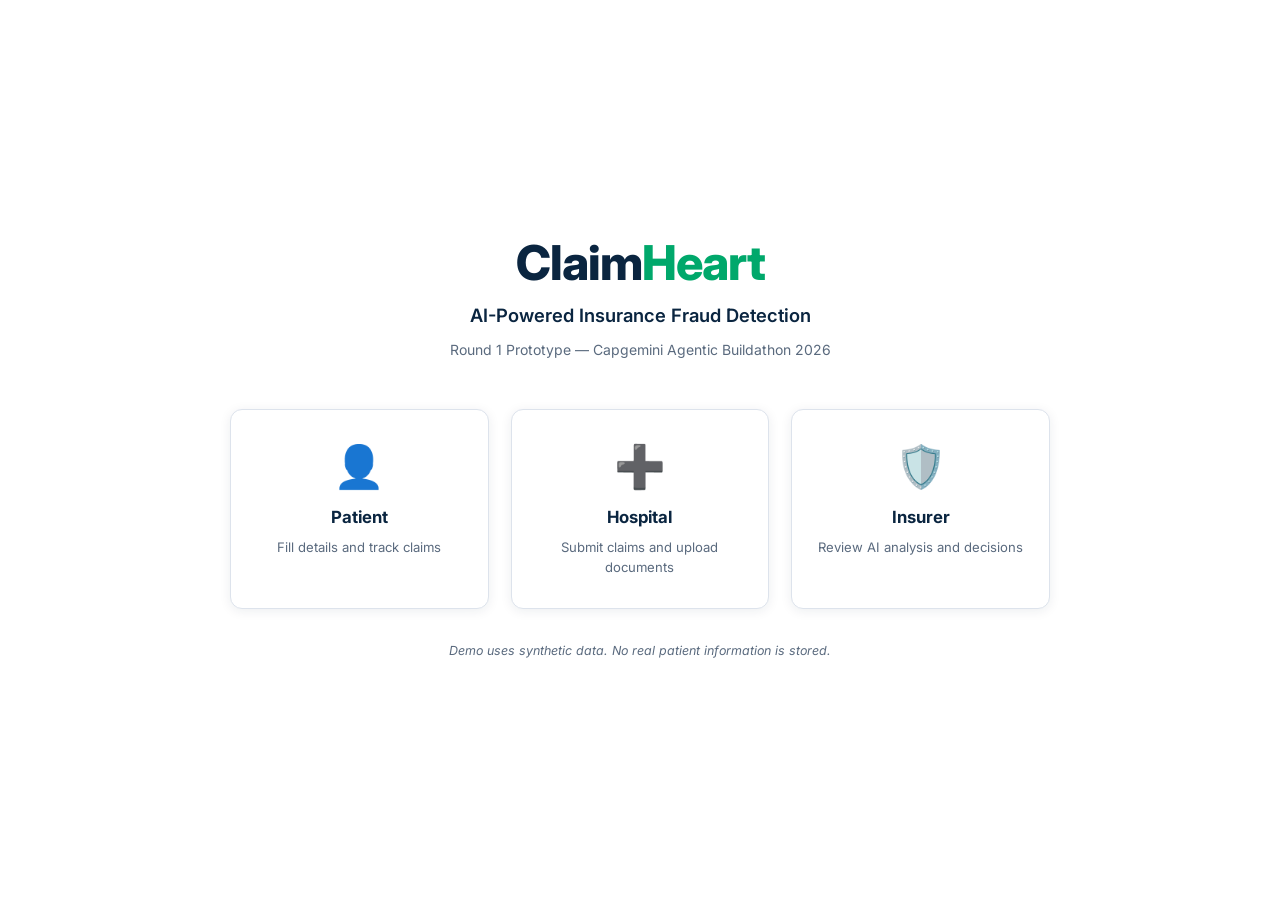
<file: index.html>
<!DOCTYPE html>
<html lang="en">

<head>
  <meta charset="UTF-8" />
  <meta name="viewport" content="width=device-width, initial-scale=1.0" />
  <meta name="description"
    content="ClaimHeart — AI-Powered Insurance Fraud Detection. Capgemini Agentic Buildathon 2026 Round 1 Prototype." />
  <title>ClaimHeart | AI-Powered Claims Adjudication</title>

  <link rel="preconnect" href="https://fonts.googleapis.com" />
  <link rel="preconnect" href="https://fonts.gstatic.com" crossorigin />
  <link href="https://fonts.googleapis.com/css2?family=Inter:wght@400;500;600;700;800&display=swap" rel="stylesheet" />
  <link rel="stylesheet" href="styles.css" />

  <style>
    /* ── Full-viewport centered layout ── */
    html,
    body {
      height: 100%;
    }

    .landing-wrapper {
      min-height: 100vh;
      display: flex;
      flex-direction: column;
      align-items: center;
      justify-content: center;
      padding: 40px 24px;
      background: #fff;
    }

    /* ── Hero Text ── */
    .landing-logo {
      font-size: 3rem;
      font-weight: 800;
      color: var(--color-primary);
      letter-spacing: -1px;
      line-height: 1;
      margin-bottom: 14px;
    }

    .landing-logo span {
      color: var(--color-approved);
    }

    .landing-tagline {
      font-size: 1.15rem;
      font-weight: 600;
      color: var(--color-primary);
      margin-bottom: 8px;
    }

    .landing-subtitle {
      font-size: 0.875rem;
      color: var(--color-text-muted);
      margin-bottom: 48px;
    }

    /* ── Dashboard Cards ── */
    .dashboard-grid {
      display: grid;
      grid-template-columns: repeat(3, 1fr);
      gap: 22px;
      width: 100%;
      max-width: 820px;
      margin-bottom: 32px;
    }

    @media (max-width: 680px) {
      .dashboard-grid {
        grid-template-columns: 1fr;
        max-width: 360px;
      }
    }

    .dash-card {
      display: flex;
      flex-direction: column;
      align-items: center;
      text-align: center;
      padding: 36px 24px 30px;
      background: #fff;
      border: 1px solid var(--color-border);
      border-radius: var(--radius-card);
      box-shadow: var(--shadow-card);
      text-decoration: none;
      color: inherit;
      transition: transform 0.18s ease, box-shadow 0.18s ease;
    }

    .dash-card:hover {
      transform: translateY(-5px);
      box-shadow: 0 12px 32px rgba(10, 37, 64, 0.13);
    }

    .dash-icon {
      font-size: 2.6rem;
      margin-bottom: 16px;
      line-height: 1;
    }

    .dash-title {
      font-size: 1.05rem;
      font-weight: 700;
      color: var(--color-primary);
      margin-bottom: 8px;
    }

    .dash-subtitle {
      font-size: 0.82rem;
      color: var(--color-text-muted);
      line-height: 1.5;
    }

    /* ── Disclaimer ── */
    .landing-disclaimer {
      font-size: 0.78rem;
      color: var(--color-text-muted);
      font-style: italic;
      text-align: center;
    }
  </style>
</head>

<body>

  <div class="landing-wrapper">

    <!-- Logo -->
    <div class="landing-logo">Claim<span>Heart</span></div>

    <!-- Tagline -->
    <div class="landing-tagline">AI-Powered Insurance Fraud Detection</div>

    <!-- Subtitle -->
    <div class="landing-subtitle">Round 1 Prototype — Capgemini Agentic Buildathon 2026</div>

    <!-- Dashboard Cards -->
    <div class="dashboard-grid">

      <a href="patient.html" class="dash-card" id="card-patient">
        <div class="dash-icon">👤</div>
        <div class="dash-title">Patient</div>
        <div class="dash-subtitle">Fill details and track claims</div>
      </a>

      <a href="hospital.html" class="dash-card" id="card-hospital">
        <div class="dash-icon">➕</div>
        <div class="dash-title">Hospital</div>
        <div class="dash-subtitle">Submit claims and upload documents</div>
      </a>

      <a href="insurer.html" class="dash-card" id="card-insurer">
        <div class="dash-icon">🛡️</div>
        <div class="dash-title">Insurer</div>
        <div class="dash-subtitle">Review AI analysis and decisions</div>
      </a>

    </div>

    <!-- Disclaimer -->
    <p class="landing-disclaimer">
      Demo uses synthetic data. No real patient information is stored.
    </p>

  </div><!-- /.landing-wrapper -->

  <!-- ── API Key Panel (fixed bottom-right) ── -->
  <div id="api-key-panel" style="
    position:fixed; bottom:20px; right:20px;
    background:#fff;
    border:1px solid var(--color-border);
    border-radius:12px;
    box-shadow:0 8px 28px rgba(10,37,64,0.14);
    padding:16px 18px;
    width:284px;
    z-index:1000;
    font-family:'Inter',sans-serif;
  ">
    <div
      style="font-size:0.72rem;font-weight:700;text-transform:uppercase;letter-spacing:0.5px;color:var(--color-text-muted);margin-bottom:6px;">
      🔑 Groq API Key
    </div>
    <div style="font-size:0.75rem;color:var(--color-text-muted);margin-bottom:10px;line-height:1.4;">
      Enter once — saved locally for this demo session.
    </div>
    <input type="password" id="api-key-input" placeholder="sk-ant-..." style="
        width:100%;box-sizing:border-box;
        padding:8px 10px;
        border:1.5px solid var(--color-border);
        border-radius:7px;
        font-family:'Inter',sans-serif;
        font-size:0.82rem;
        color:var(--color-text);
        outline:none;
        margin-bottom:10px;
      " />
    <button onclick="saveApiKey()" style="
        width:100%;padding:9px;
        background:var(--color-primary);color:#fff;
        border:none;border-radius:7px;
        font-family:'Inter',sans-serif;
        font-size:0.85rem;font-weight:600;cursor:pointer;
      ">Save Key</button>
  </div>

  <script>
    (function () {
      var panel = document.getElementById('api-key-panel');
      var input = document.getElementById('api-key-input');
      var hardcoded = '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';
      var stored = localStorage.getItem('claimheart_api_key') || hardcoded;
      // Always ensure the key is saved and window var is set
      localStorage.setItem('claimheart_api_key', stored);
      window.GROQ_API_KEY = stored;
      input.value = stored;
      // Hide the panel since key is pre-configured
      panel.style.display = 'none';

      window.saveApiKey = function () {
        var val = (input.value || '').trim();
        if (!val) { input.style.borderColor = 'var(--color-denied)'; return; }
        localStorage.setItem('claimheart_api_key', val);
        window.GROQ_API_KEY = val;
        panel.style.display = 'none';
      };

      input.addEventListener('keydown', function (e) {
        if (e.key === 'Enter') window.saveApiKey();
      });
    })();
  </script>

</body>

</html>
</file>
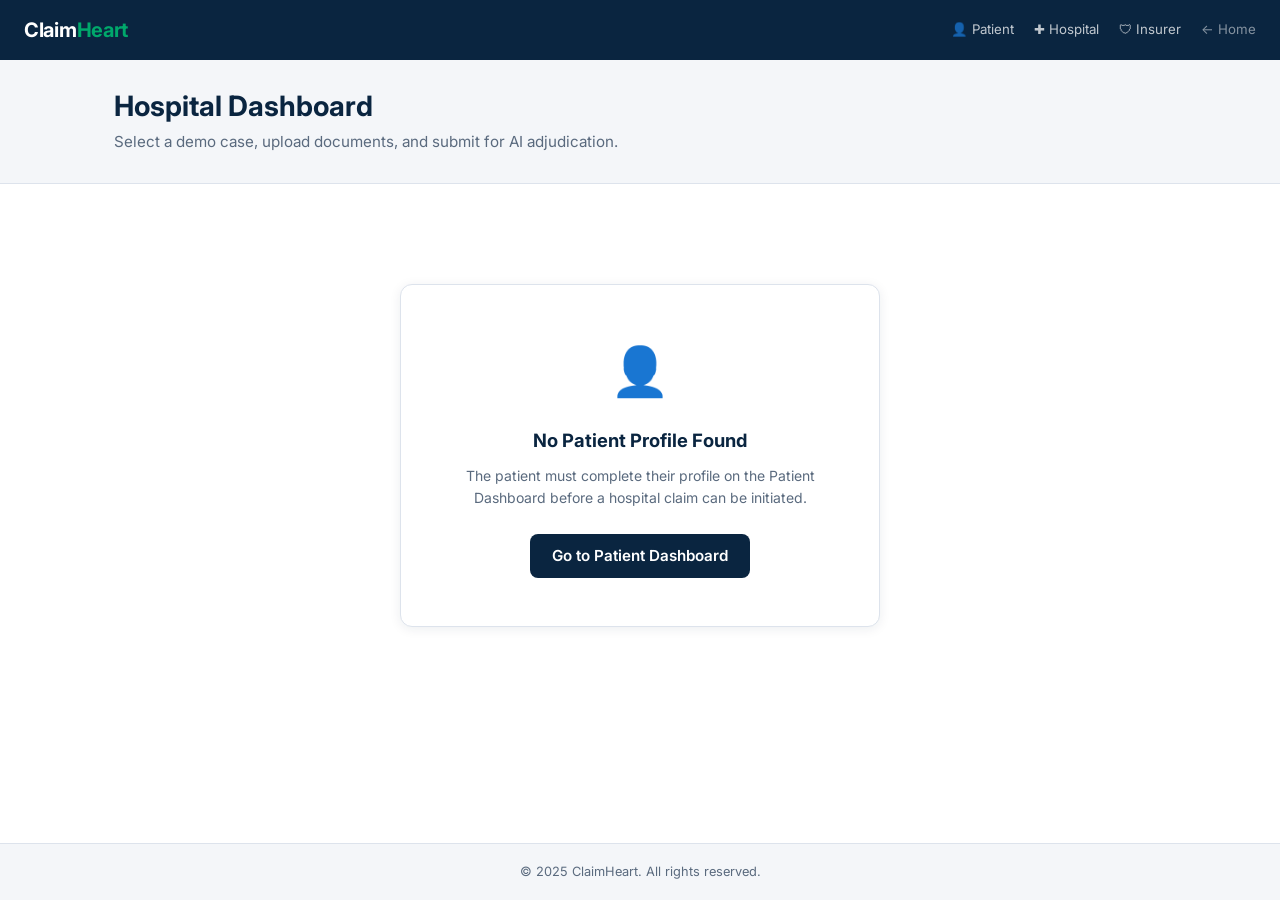
<file: hospital.html>
<!DOCTYPE html>
<html lang="en">
<head>
  <meta charset="UTF-8" />
  <meta name="viewport" content="width=device-width, initial-scale=1.0" />
  <meta name="description" content="ClaimHeart — Hospital Dashboard. Select demo cases and submit claims for adjudication." />
  <title>ClaimHeart | Hospital Dashboard</title>

  <link rel="preconnect" href="https://fonts.googleapis.com" />
  <link rel="preconnect" href="https://fonts.gstatic.com" crossorigin />
  <link href="https://fonts.googleapis.com/css2?family=Inter:wght@400;500;600;700&display=swap" rel="stylesheet" />
  <link rel="stylesheet" href="styles.css" />
  <script src="data.js" defer></script>
  <script src="agents.js" defer></script>

  <style>
    /* ── Hospital Identity ── */
    .identity-row {
      display: grid;
      grid-template-columns: repeat(3, 1fr);
      gap: 16px;
    }
    @media (max-width: 680px) { .identity-row { grid-template-columns: 1fr; } }
    .identity-field {
      background: var(--color-bg-subtle);
      border: 1px solid var(--color-border);
      border-radius: 8px;
      padding: 14px 18px;
    }
    .identity-field .if-label {
      font-size: 0.73rem; font-weight: 700; text-transform: uppercase;
      letter-spacing: 0.5px; color: var(--color-text-muted); margin-bottom: 5px;
    }
    .identity-field .if-value { font-size: 0.95rem; font-weight: 600; color: var(--color-primary); }

    /* ── Patient Info Strip ── */
    .patient-info-strip {
      background: #e6f7f1;
      border: 1px solid var(--color-approved);
      border-radius: 8px;
      padding: 10px 16px;
      margin-bottom: 20px;
      font-size: 0.85rem;
      color: #005c3b;
      font-weight: 500;
      display: flex;
      align-items: center;
      gap: 10px;
    }

    /* ── Patient Guard Card ── */
    .guard-card {
      max-width: 480px;
      margin: 60px auto;
      text-align: center;
      padding: 48px 32px;
      border: 1px solid var(--color-border);
      border-radius: var(--radius-card);
      box-shadow: var(--shadow-card);
      background: #fff;
    }
    .guard-icon { font-size: 3rem; margin-bottom: 16px; color: #aaa; }
    .guard-heading { font-size: 1.15rem; font-weight: 700; color: var(--color-primary); margin-bottom: 10px; }
    .guard-subtext { font-size: 0.875rem; color: var(--color-text-muted); line-height: 1.6; margin-bottom: 24px; }

    /* ── Case Cards ── */
    .case-grid { display: grid; grid-template-columns: repeat(3, 1fr); gap: 18px; }
    @media (max-width: 780px) { .case-grid { grid-template-columns: 1fr; } }
    .case-card {
      border: 2px solid var(--color-border);
      border-radius: var(--radius-card);
      padding: 22px 20px;
      cursor: pointer; background: #fff;
      transition: border-color 0.15s, box-shadow 0.15s;
      position: relative;
    }
    .case-card:hover { border-color: #8ca0b8; box-shadow: var(--shadow-card-hover); }
    .case-card.selected { border-color: var(--color-primary); box-shadow: 0 0 0 3px rgba(10,37,64,0.12); }
    .case-card .case-title { font-size: 0.95rem; font-weight: 700; color: var(--color-primary); margin-bottom: 6px; }
    .case-card .case-subtitle { font-size: 0.8rem; color: var(--color-text-muted); line-height: 1.5; }
    .case-check { position: absolute; top: 12px; right: 14px; font-size: 1rem; color: var(--color-primary); display: none; font-weight: 700; }
    .case-card.selected .case-check { display: block; }

    /* ── Upload Phase ── */
    .upload-section { display: none; }
    .upload-section.active { display: block; }
    .upload-heading { font-size: 1rem; font-weight: 700; color: var(--color-primary); margin-bottom: 4px; }
    .upload-subtext { font-size: 0.8rem; color: var(--color-text-muted); margin-bottom: 20px; }

    .upload-slot {
      border: 2px dashed var(--color-border);
      border-radius: 10px;
      padding: 22px 20px;
      text-align: center;
      cursor: pointer;
      background: var(--color-bg-subtle);
      transition: border-color 0.2s, background 0.2s;
      margin-bottom: 14px;
      position: relative;
    }
    .upload-slot:hover { border-color: #4A90E2; background: #f0f5ff; }
    .upload-slot.drag-over { border-color: #4A90E2; background: #e8f0ff; }
    .upload-slot.filled { border-color: var(--color-approved); background: #f0fbf6; border-style: solid; }
    .upload-slot.error { border-color: var(--color-denied); }

    .upload-cloud { font-size: 2rem; color: #9aaec8; margin-bottom: 8px; }
    .upload-slot-label { font-size: 0.9rem; font-weight: 700; color: var(--color-primary); margin-bottom: 4px; }
    .upload-browse-text { font-size: 0.78rem; color: var(--color-text-muted); }
    .upload-error-text { font-size: 0.75rem; color: var(--color-denied); margin-top: 6px; font-weight: 500; }

    /* Filled slot content */
    .slot-filled-content { display: flex; align-items: center; gap: 12px; justify-content: center; flex-wrap: wrap; }
    .slot-check { font-size: 1.4rem; color: var(--color-approved); }
    .slot-filename { font-size: 0.85rem; font-weight: 600; color: var(--color-primary); }
    .slot-filesize { font-size: 0.78rem; color: var(--color-text-muted); }
    .slot-remove { font-size: 0.75rem; color: var(--color-text-muted); cursor: pointer; text-decoration: underline; margin-left: 6px; }
    .slot-remove:hover { color: var(--color-denied); }

    /* Process Docs button */
    #process-btn {
      width: 100%;
      padding: 14px;
      font-size: 1rem;
      border-radius: 10px;
      margin-top: 4px;
      transition: background 0.4s ease, opacity 0.4s ease;
    }
    #process-btn:disabled { opacity: 0.38; cursor: not-allowed; transform: none; }

    /* ── Document Panel / OCR ── */
    .doc-section { display: none; }
    .doc-section.active { display: block; }
    .doc-panel {
      border: 1px solid var(--color-border);
      border-radius: var(--radius-card);
      overflow: hidden; background: #fff;
      margin-bottom: 14px;
    }
    .doc-panel-header {
      display: flex; justify-content: space-between; align-items: center;
      padding: 12px 18px; background: var(--color-bg-subtle);
      border-bottom: 1px solid var(--color-border);
    }
    .doc-panel-title { font-size: 0.875rem; font-weight: 700; color: var(--color-primary); display: flex; align-items: center; gap: 10px; }
    .badge-ocr-complete {
      background: #e6f7f1; color: var(--color-approved);
      font-size: 0.68rem; font-weight: 700; padding: 2px 9px; border-radius: 999px; display: none;
    }
    .doc-panel-body { padding: 18px; min-height: 80px; }

    /* Scanner */
    .scan-container { position: relative; height: 60px; background: #f5f7fa; border-radius: 6px; overflow: hidden; margin-bottom: 10px; }
    .scan-bar {
      position: absolute; left: 0; right: 0; height: 2px;
      background: linear-gradient(90deg, transparent, #4A90E2, transparent);
      box-shadow: 0 0 6px rgba(74,144,226,0.8);
      animation: scanMove 2s linear infinite;
    }
    @keyframes scanMove { 0% { top: 0%; } 100% { top: 100%; } }
    .scan-label { position: absolute; bottom: 8px; left: 0; right: 0; text-align: center; font-size: 0.75rem; font-style: italic; color: var(--color-text-muted); }

    /* Spinner */
    .ocr-spinner-wrap { display: flex; align-items: center; gap: 10px; padding: 10px 0; }
    .ocr-spinner { width: 16px; height: 16px; border: 2px solid #dde3ec; border-top-color: #4A90E2; border-radius: 50%; animation: spin 0.7s linear infinite; flex-shrink: 0; }
    @keyframes spin { to { transform: rotate(360deg); } }
    .ocr-spinner-label { font-size: 0.78rem; font-style: italic; color: var(--color-text-muted); }

    /* Typing */
    .doc-pre { font-family: 'Inter', monospace; font-size: 0.78rem; line-height: 1.7; color: var(--color-text); white-space: pre-wrap; word-break: break-word; max-height: 180px; overflow-y: auto; margin: 0; }
    .typing-cursor { display: inline-block; width: 2px; height: 1em; background: var(--color-primary); margin-left: 1px; vertical-align: text-bottom; animation: blink 0.7s step-end infinite; }
    @keyframes blink { 0%, 100% { opacity: 1; } 50% { opacity: 0; } }

    /* ── Terminal Strip ── */
    .terminal-strip { display: none; }
    .terminal-strip.active {
      display: block;
      background: #0D1117;
      border-radius: 10px;
      padding: 14px 18px;
      margin-top: 16px;
      height: 180px;
      overflow-y: auto;
      font-family: 'Courier New', monospace;
    }
    .terminal-header {
      font-size: 0.68rem;
      color: #555e6d;
      margin-bottom: 8px;
      letter-spacing: 0.3px;
    }
    .terminal-line {
      font-size: 0.77rem;
      color: #00FF90;
      line-height: 1.7;
      display: block;
    }

    /* ── Submit ── */
    #run-btn {
      width: 100%;
      padding: 16px;
      font-size: 1.05rem;
      border-radius: 10px;
      transition: background 0.4s ease, opacity 0.4s ease;
    }
    #run-btn:disabled { opacity: 0.38; cursor: not-allowed; transform: none; }

    /* ── Placeholder ── */
    .placeholder-box {
      text-align: center; padding: 36px 20px; color: var(--color-text-muted);
      background: var(--color-bg-subtle); border: 1.5px dashed var(--color-border);
      border-radius: var(--radius-card); font-size: 0.9rem;
    }
    .placeholder-box .ph-icon { font-size: 2rem; margin-bottom: 10px; }
  </style>
</head>
<body>
<div class="page-wrapper">

  <!-- ── Top Bar ── -->
  <header class="topbar">
    <a href="index.html" class="brand">Claim<span>Heart</span></a>
    <div style="display:flex; align-items:center; gap:20px;">
      <a href="patient.html"  target="_blank" style="color:rgba(255,255,255,0.75); font-size:0.83rem;">&#128100; Patient</a>
      <a href="hospital.html" target="_blank" style="color:rgba(255,255,255,0.75); font-size:0.83rem;">&#10010; Hospital</a>
      <a href="insurer.html"  target="_blank" style="color:rgba(255,255,255,0.75); font-size:0.83rem;">&#128737; Insurer</a>
      <a href="index.html"    target="_blank" style="color:rgba(255,255,255,0.5);  font-size:0.83rem;">← Home</a>
    </div>
  </header>

  <!-- ── Page Header ── -->
  <div class="page-header">
    <div class="container">
      <h2>Hospital Dashboard</h2>
      <p>Select a demo case, upload documents, and submit for AI adjudication.</p>
    </div>
  </div>

  <!-- ── Main ── -->
  <main class="main-content">
    <div class="container" id="main-container">
      <!-- content injected by JS after patient guard check -->
    </div>
  </main>

  <footer class="footer">
    &copy; 2025 ClaimHeart. All rights reserved.
  </footer>

</div><!-- /.page-wrapper -->

<script>
  // ── State ─────────────────────────────────────────────────────────────────────
  var selectedCase = null;
  var loadedDocs   = {};
  var slotFiles    = {};   // { slotIndex: File | null }
  var animRunning  = false;

  // ── Per-case slot definitions ─────────────────────────────────────────────────
  var CASE_UPLOAD_SLOTS = {
    1: ['Pre-Authorisation Form'],
    2: ['Dengue Prescription', 'Platelet Test Report', 'Hospital Billing Invoice'],
    3: ['Dengue Prescription', 'Platelet Test Report', 'Hospital Billing Invoice']
  };

  // Maps slot index → SYNTHETIC_DATA key per case
  var CASE_DOC_KEYS = {
    1: ['preAuthForm'],
    2: ['denguePrescription', 'plateletReport', 'billingFraud'],
    3: ['denguePrescription', 'plateletReport', 'billingClean']
  };

  // ── Patient data ──────────────────────────────────────────────────────────────
  var CASE_PATIENTS = {
    1: { fullName:'Riya Sharma', dob:'1995-03-14', gender:'Female', contact:'+91 98765 00001',
         email:'riya.sharma@example.com', policyNumber:'HDFC-ERGO-2025-784512',
         insuranceCompany:'HDFC ERGO', policyStart:'2025-01-25', preExisting:'None reported' },
    2: { fullName:'Arjun Mehta', dob:'1993-06-12', gender:'Male', contact:'+91 98765 00002',
         email:'arjun.mehta@example.com', policyNumber:'HDFC-ERGO-2025-991203',
         insuranceCompany:'HDFC ERGO', policyStart:'2023-03-10', preExisting:'None reported' },
    3: { fullName:'Arjun Mehta', dob:'1993-06-12', gender:'Male', contact:'+91 98765 00002',
         email:'arjun.mehta@example.com', policyNumber:'HDFC-ERGO-2025-991203',
         insuranceCompany:'HDFC ERGO', policyStart:'2023-03-10', preExisting:'None reported' }
  };
  var CASE_LABELS = { 1:'Case 1 — Waiting Period (Fever)', 2:'Case 2 — Dengue Fraud (3 Injections)', 3:'Case 3 — Dengue Clean (2 Injections)' };
  var CASE_TYPES  = { 1:'Pre-Authorisation (Fever)', 2:'Cashless Hospitalisation (Dengue)', 3:'Cashless Hospitalisation (Dengue)' };

  // ── Delay helper ──────────────────────────────────────────────────────────────
  function delay(ms) { return new Promise(function(r){ setTimeout(r, ms); }); }

  // ── Escape HTML ───────────────────────────────────────────────────────────────
  function escHtml(str) {
    return String(str).replace(/&/g,'&amp;').replace(/</g,'&lt;').replace(/>/g,'&gt;');
  }

  // ── Format file size ──────────────────────────────────────────────────────────
  function fmtSize(bytes) {
    if (bytes >= 1048576) return (bytes / 1048576).toFixed(1) + ' MB';
    return (bytes / 1024).toFixed(1) + ' KB';
  }

  // ── PAGE INIT ─────────────────────────────────────────────────────────────────
  document.addEventListener('DOMContentLoaded', function () {
    var patient = window.getPatient ? window.getPatient() : null;
    var container = document.getElementById('main-container');

    if (!patient || !patient.fullName) {
      // ── No patient: show guard card, hide everything else ──
      container.innerHTML =
        '<div class="guard-card">' +
          '<div class="guard-icon">&#128100;</div>' +
          '<div class="guard-heading">No Patient Profile Found</div>' +
          '<div class="guard-subtext">The patient must complete their profile on the Patient Dashboard before a hospital claim can be initiated.</div>' +
          '<a href="patient.html" class="btn btn-primary" style="display:inline-block; text-decoration:none;">Go to Patient Dashboard</a>' +
        '</div>';
      return;
    }

    // ── Patient exists: render normal content ──
    renderHospitalContent(patient, container);
  });

  // ── Render main hospital content ──────────────────────────────────────────────
  function renderHospitalContent(patient, container) {
    container.innerHTML =

      // Patient info strip
      '<div class="patient-info-strip">&#9989; Patient loaded: <strong>' +
        escHtml(patient.fullName) + '</strong>&nbsp;&nbsp;|&nbsp;&nbsp;Policy: <strong>' +
        escHtml(patient.policyNumber || '—') + '</strong></div>' +

      // Section 1: Hospital Identity
      '<section class="section">' +
        '<div class="section-title">Hospital Identity</div>' +
        '<div class="identity-row">' +
          '<div class="identity-field"><div class="if-label">Hospital Name</div><div class="if-value">City Care Hospital, Mumbai</div></div>' +
          '<div class="identity-field"><div class="if-label">Registration Number</div><div class="if-value">MH-2019-HC-00472</div></div>' +
          '<div class="identity-field"><div class="if-label">Attending Doctor</div><div class="if-value">Dr Rakesh Iyer</div></div>' +
        '</div>' +
      '</section>' +

      // Section 2: Case Selector
      '<section class="section">' +
        '<div class="section-title">Select Demo Case</div>' +
        '<div class="case-grid">' +
          '<div class="case-card" id="case-card-1" onclick="selectCase(1)"><span class="case-check">✓</span><div class="case-title">Case 1</div><div class="case-subtitle">Patient Claim Submission</div></div>' +
          '<div class="case-card" id="case-card-2" onclick="selectCase(2)"><span class="case-check">✓</span><div class="case-title">Case 2</div><div class="case-subtitle">Patient Claim Submission</div></div>' +
          '<div class="case-card" id="case-card-3" onclick="selectCase(3)"><span class="case-check">✓</span><div class="case-title">Case 3</div><div class="case-subtitle">Patient Claim Submission</div></div>' +
        '</div>' +
      '</section>' +

      // Section 3: Upload Phase (hidden until case selected)
      '<section class="section">' +
        '<div id="upload-section" class="upload-section">' +
          '<div class="upload-heading">Upload Patient Documents</div>' +
          '<div class="upload-subtext">Supported formats: JPG, PNG, PDF &mdash; Max 10MB per file</div>' +
          '<div id="upload-slots"></div>' +
          '<button class="btn btn-primary" id="process-btn" disabled onclick="processDocuments()">&#9654; Process Documents</button>' +
        '</div>' +
      '</section>' +

      // Section 4: Document Preview (hidden until Process is clicked)
      '<section class="section">' +
        '<div id="doc-section" class="doc-section">' +
          '<div class="section-title">Loaded Documents</div>' +
          '<div id="doc-preview-area"></div>' +
        '</div>' +
      '</section>' +

      // Terminal strip
      '<div class="terminal-strip" id="terminal-strip">' +
        '<div class="terminal-header">ClaimHeart OCR Engine v1.0</div>' +
        '<div id="terminal-lines"></div>' +
      '</div>' +

      // Section 5: Submit
      '<section class="section">' +
        '<button class="btn btn-primary" id="run-btn" disabled onclick="submitClaim()">&#9889; Run ClaimHeart Analysis</button>' +
      '</section>';
  }

  // ── Select Case ───────────────────────────────────────────────────────────────
  function selectCase(num) {
    if (animRunning) return;

    selectedCase = num;
    [1,2,3].forEach(function(n) {
      var c = document.getElementById('case-card-' + n);
      if (c) c.classList.remove('selected');
    });
    var card = document.getElementById('case-card-' + num);
    if (card) card.classList.add('selected');

    var patient = window.getPatient ? window.getPatient() : CASE_PATIENTS[num];
    if (window.savePatient) window.savePatient(patient || CASE_PATIENTS[num]);

    // Reset state
    slotFiles = {};
    document.getElementById('run-btn').disabled = true;

    // Hide doc section + terminal
    var docSec = document.getElementById('doc-section');
    if (docSec) docSec.classList.remove('active');
    var term = document.getElementById('terminal-strip');
    if (term) { term.classList.remove('active'); document.getElementById('terminal-lines').innerHTML = ''; }

    // Show upload phase
    renderUploadSlots(num);
    document.getElementById('upload-section').classList.add('active');
    document.getElementById('process-btn').disabled = true;
  }

  // ── Render Upload Slots ───────────────────────────────────────────────────────
  function renderUploadSlots(caseNum) {
    var slots = CASE_UPLOAD_SLOTS[caseNum] || [];
    var container = document.getElementById('upload-slots');
    var html = '';
    slots.forEach(function(label, idx) {
      html +=
        '<div class="upload-slot" id="slot-' + idx + '" ' +
              'onclick="triggerFileInput(' + idx + ')" ' +
              'ondragover="onDragOver(event,' + idx + ')" ' +
              'ondragleave="onDragLeave(' + idx + ')" ' +
              'ondrop="onDrop(event,' + idx + ')">' +
          '<input type="file" id="file-input-' + idx + '" style="display:none;" accept="image/jpeg,image/png,application/pdf" onchange="handleFile(' + idx + ',this)">' +
          '<div id="slot-content-' + idx + '">' +
            '<div class="upload-cloud">&#9729;</div>' +
            '<div class="upload-slot-label">' + escHtml(label) + '</div>' +
            '<div class="upload-browse-text">Drag and drop or click to browse</div>' +
          '</div>' +
          '<div class="upload-error-text" id="slot-error-' + idx + '" style="display:none;">File too large. Maximum size is 10MB.</div>' +
        '</div>';
    });
    container.innerHTML = html;
  }

  function triggerFileInput(idx) {
    var inp = document.getElementById('file-input-' + idx);
    if (inp) inp.click();
  }

  function onDragOver(e, idx) {
    e.preventDefault();
    var slot = document.getElementById('slot-' + idx);
    if (slot) slot.classList.add('drag-over');
  }
  function onDragLeave(idx) {
    var slot = document.getElementById('slot-' + idx);
    if (slot) slot.classList.remove('drag-over');
  }
  function onDrop(e, idx) {
    e.preventDefault();
    var slot = document.getElementById('slot-' + idx);
    if (slot) slot.classList.remove('drag-over');
    var files = e.dataTransfer && e.dataTransfer.files;
    if (files && files[0]) processFileSelection(idx, files[0]);
  }

  function handleFile(idx, input) {
    if (input.files && input.files[0]) processFileSelection(idx, input.files[0]);
  }

  var MAX_SIZE = 10 * 1024 * 1024;

  function processFileSelection(idx, file) {
    var errEl = document.getElementById('slot-error-' + idx);
    var slot  = document.getElementById('slot-' + idx);
    var contentEl = document.getElementById('slot-content-' + idx);

    errEl.style.display = 'none';
    slot.classList.remove('error', 'filled');

    if (file.size > MAX_SIZE) {
      errEl.style.display = 'block';
      slot.classList.add('error');
      slotFiles[idx] = null;
      checkAllSlotsFilled();
      return;
    }

    slotFiles[idx] = file;
    slot.classList.add('filled');

    contentEl.innerHTML =
      '<div class="slot-filled-content">' +
        '<span class="slot-check">&#10003;</span>' +
        '<span class="slot-filename">' + escHtml(file.name) + '</span>' +
        '<span class="slot-filesize">' + fmtSize(file.size) + '</span>' +
        '<span class="slot-remove" onclick="removeFile(' + idx + ');event.stopPropagation();">Remove</span>' +
      '</div>';

    checkAllSlotsFilled();
  }

  function removeFile(idx) {
    var slots = CASE_UPLOAD_SLOTS[selectedCase] || [];
    slotFiles[idx] = null;

    var slot = document.getElementById('slot-' + idx);
    if (slot) slot.classList.remove('filled', 'error');

    var contentEl = document.getElementById('slot-content-' + idx);
    var label = slots[idx] || 'Document';
    contentEl.innerHTML =
      '<div class="upload-cloud">&#9729;</div>' +
      '<div class="upload-slot-label">' + escHtml(label) + '</div>' +
      '<div class="upload-browse-text">Drag and drop or click to browse</div>';

    // Reset file input
    var inp = document.getElementById('file-input-' + idx);
    if (inp) inp.value = '';

    checkAllSlotsFilled();
  }

  function checkAllSlotsFilled() {
    var slots = CASE_UPLOAD_SLOTS[selectedCase] || [];
    var allFilled = true;
    for (var i = 0; i < slots.length; i++) {
      if (!slotFiles[i]) { allFilled = false; break; }
    }
    document.getElementById('process-btn').disabled = !allFilled;
  }

  // ── PROCESS DOCUMENTS (Phase 2 + 3) ──────────────────────────────────────────
  async function processDocuments() {
    if (animRunning) return;
    animRunning = true;

    // Build loadedDocs from SYNTHETIC_DATA (not from actual files)
    var sd = window.SYNTHETIC_DATA || {};
    var keys = CASE_DOC_KEYS[selectedCase] || [];
    var slots = CASE_UPLOAD_SLOTS[selectedCase] || [];
    loadedDocs = {};
    slots.forEach(function(label, idx) {
      loadedDocs[label] = sd[keys[idx]] || '';
    });

    // Hide upload section
    document.getElementById('upload-section').classList.remove('active');

    // Show doc section + terminal
    var docSec = document.getElementById('doc-section');
    docSec.classList.add('active');
    var term = document.getElementById('terminal-strip');
    term.classList.add('active');

    // Build empty panel shells
    buildPanelShells(loadedDocs);

    // Run each doc sequentially: OCR anim + terminal in parallel
    var docKeys = Object.keys(loadedDocs);
    for (var i = 0; i < docKeys.length; i++) {
      var slotLabel = slots[i] || docKeys[i];
      await Promise.all([
        animateDoc(i, loadedDocs[docKeys[i]]),
        appendTerminalLinesForDoc(slotLabel)
      ]);
    }

    // Final terminal lines
    await appendTerminalLine('> All documents processed successfully.');
    await delay(400);
    await appendTerminalLine('> Ready for ClaimHeart agent analysis.');

    animRunning = false;
    document.getElementById('run-btn').disabled = false;
  }

  // ── Build empty doc panel shells ─────────────────────────────────────────────
  function buildPanelShells(docs) {
    var area = document.getElementById('doc-preview-area');
    var keys = Object.keys(docs);
    var html = '';
    keys.forEach(function(name, idx) {
      html +=
        '<div class="doc-panel" id="dpanel-' + idx + '">' +
          '<div class="doc-panel-header">' +
            '<div class="doc-panel-title"><span>&#128196;</span><span>' + escHtml(name) + '</span></div>' +
            '<span class="badge-ocr-complete" id="dpanel-badge-' + idx + '">&#10004; OCR Complete</span>' +
          '</div>' +
          '<div class="doc-panel-body" id="dpanel-body-' + idx + '">' +
            '<div id="dpanel-status-' + idx + '"></div>' +
          '</div>' +
        '</div>';
    });
    area.innerHTML = html;
  }

  // ── OCR animation per document ────────────────────────────────────────────────
  async function animateDoc(idx, text) {
    var statusEl = document.getElementById('dpanel-status-' + idx);
    var bodyEl   = document.getElementById('dpanel-body-' + idx);

    // Step 1: Scanning — 1500ms
    statusEl.innerHTML =
      '<div class="scan-container"><div class="scan-bar"></div><div class="scan-label">Scanning document...</div></div>';
    await delay(1500);

    // Step 2: Spinner — 1000ms
    statusEl.innerHTML =
      '<div class="ocr-spinner-wrap"><div class="ocr-spinner"></div><span class="ocr-spinner-label">Extracting text via OCR...</span></div>';
    await delay(1000);

    // Step 3: Typing
    statusEl.innerHTML = '';
    var pre = document.createElement('pre');
    pre.className = 'doc-pre';
    bodyEl.appendChild(pre);
    var cursor = document.createElement('span');
    cursor.className = 'typing-cursor';
    bodyEl.appendChild(cursor);

    await new Promise(function(resolve) {
      var i = 0;
      var iv = setInterval(function() {
        if (i < text.length) {
          pre.textContent += text[i];
          pre.scrollTop = pre.scrollHeight;
          i++;
        } else { clearInterval(iv); resolve(); }
      }, 8);
    });

    // Step 4: Complete
    cursor.remove();
    var badge = document.getElementById('dpanel-badge-' + idx);
    if (badge) badge.style.display = 'inline-block';
  }

  // ── Terminal strip helpers ────────────────────────────────────────────────────
  async function appendTerminalLine(line) {
    var linesEl = document.getElementById('terminal-lines');
    if (!linesEl) return;
    var span = document.createElement('span');
    span.className = 'terminal-line';
    span.textContent = line;
    linesEl.appendChild(span);
    var strip = document.getElementById('terminal-strip');
    if (strip) strip.scrollTop = strip.scrollHeight;
  }

  async function appendTerminalLinesForDoc(slotLabel) {
    var lines = [
      '> Initialising OCR engine...',
      '> Loading image buffer for ' + slotLabel + '...',
      '> Detecting document boundaries...',
      '> Running text segmentation pass 1...',
      '> Running text segmentation pass 2...',
      '> Confidence score: 94.7%',
      '> Extracting structured fields...',
      '> Mapping to ClaimHeart schema...',
      '> Text extraction complete. Passing to RAG pipeline...'
    ];
    for (var i = 0; i < lines.length; i++) {
      await delay(400);
      await appendTerminalLine(lines[i]);
    }
  }

  // ── Submit Claim ──────────────────────────────────────────────────────────────
  function submitClaim() {
    if (!selectedCase || animRunning) return;

    var patient = window.getPatient ? window.getPatient() : CASE_PATIENTS[selectedCase];
    var claim = {
      claimId:         'CLM-' + Date.now(),
      caseNumber:       selectedCase,
      caseLabel:        CASE_LABELS[selectedCase],
      caseType:         CASE_TYPES[selectedCase],
      patientName:      patient ? patient.fullName         : '',
      policyNumber:     patient ? patient.policyNumber     : '',
      policyStart:      patient ? patient.policyStart      : '',
      insurer:          patient ? patient.insuranceCompany : '',
      hospitalName:     'City Care Hospital, Mumbai',
      hospitalReg:      'MH-2019-HC-00472',
      attendingDoctor:  'Dr Rakesh Iyer',
      documents:        loadedDocs,
      amountClaimed:    selectedCase === 1 ? 28000 : (selectedCase === 2 ? 22150 : 17740),
      dateSubmitted:    new Date().toISOString(),
      status:           'Pending'
    };

    if (window.saveClaim) window.saveClaim(claim);
    window.location.href = 'insurer.html';
  }
</script>
</body>
</html>
</file>
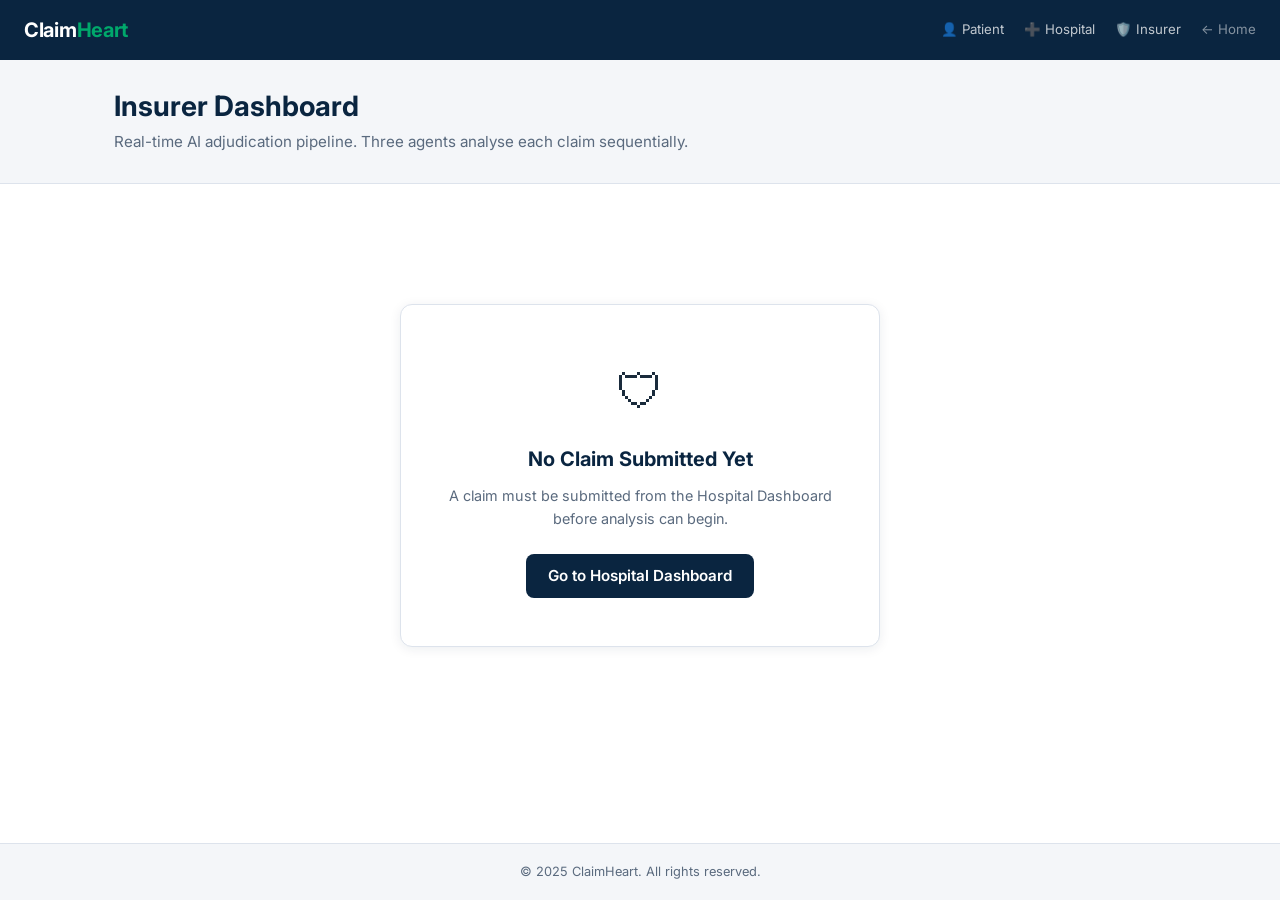
<file: insurer.html>
<!DOCTYPE html>
<html lang="en">
<head>
  <meta charset="UTF-8" />
  <meta name="viewport" content="width=device-width, initial-scale=1.0" />
  <meta name="description" content="ClaimHeart — Insurer Dashboard. AI-powered claim adjudication in real time." />
  <title>ClaimHeart | Insurer Dashboard</title>

  <link rel="preconnect" href="https://fonts.googleapis.com" />
  <link rel="preconnect" href="https://fonts.gstatic.com" crossorigin />
  <link href="https://fonts.googleapis.com/css2?family=Inter:wght@400;500;600;700&display=swap" rel="stylesheet" />
  <link rel="stylesheet" href="styles.css" />
  <script src="data.js" defer></script>
  <script src="agents.js" defer></script>

  <style>
    /* ── Claim Header Card ── */
    .claim-header-card {
      display: flex;
      justify-content: space-between;
      align-items: flex-start;
      gap: 24px;
      flex-wrap: wrap;
    }
    .claim-header-fields { flex: 1; min-width: 260px; }
    .claim-header-field  { margin-bottom: 12px; }
    .chf-label {
      font-size: 0.72rem;
      font-weight: 700;
      text-transform: uppercase;
      letter-spacing: 0.5px;
      color: var(--color-text-muted);
      margin-bottom: 3px;
    }
    .chf-value {
      font-size: 0.95rem;
      font-weight: 600;
      color: var(--color-primary);
    }
    .claim-status-side {
      display: flex;
      flex-direction: column;
      align-items: center;
      gap: 8px;
      min-width: 140px;
    }
    .status-label {
      font-size: 0.72rem;
      font-weight: 700;
      text-transform: uppercase;
      letter-spacing: 0.5px;
      color: var(--color-text-muted);
    }
    .big-badge {
      padding: 10px 22px;
      border-radius: 999px;
      font-size: 0.95rem;
      font-weight: 700;
      letter-spacing: 0.4px;
      text-align: center;
    }
    .big-badge-analysing { background:#eee; color:#555; }
    .big-badge-approved  { background:#e6f7f1; color:var(--color-approved); border:1.5px solid var(--color-approved); }
    .big-badge-denied    { background:#fdeceb; color:var(--color-denied);   border:1.5px solid var(--color-denied); }
    .big-badge-review    { background:#fef4e3; color:var(--color-review);   border:1.5px solid var(--color-review); }
    .big-badge-error     { background:#eee;    color:#555; }

    /* ── Agent Cards ── */
    .agent-grid {
      display: grid;
      grid-template-columns: repeat(3, 1fr);
      gap: 18px;
    }
    @media (max-width: 780px) { .agent-grid { grid-template-columns: 1fr; } }

    .agent-card {
      border: 1px solid var(--color-border);
      border-radius: var(--radius-card);
      padding: 20px;
      background: #fff;
      box-shadow: var(--shadow-card);
      position: relative;
      transition: border-color 0.3s;
    }
    .agent-card.running  { border-color: #4A90E2; }
    .agent-card.pass     { border-color: var(--color-approved); }
    .agent-card.flag     { border-color: var(--color-denied); }
    .agent-card.review   { border-color: var(--color-review); }
    .agent-card.error    { border-color: #aaa; }

    .agent-card-title {
      font-size: 0.78rem;
      font-weight: 700;
      text-transform: uppercase;
      letter-spacing: 0.5px;
      color: var(--color-text-muted);
      margin-bottom: 14px;
    }
    .agent-card-icon {
      position: absolute;
      top: 16px; right: 16px;
      font-size: 1.1rem;
    }

    /* Pulse loader */
    .pulse-loader {
      display: flex;
      align-items: center;
      gap: 6px;
      padding: 8px 0;
    }
    .pulse-dot {
      width: 8px; height: 8px;
      border-radius: 50%;
      background: #4A90E2;
      animation: pulse 1.2s infinite ease-in-out;
    }
    .pulse-dot:nth-child(2) { animation-delay: 0.2s; }
    .pulse-dot:nth-child(3) { animation-delay: 0.4s; }
    @keyframes pulse {
      0%, 80%, 100% { transform: scale(0.7); opacity: 0.5; }
      40%            { transform: scale(1);   opacity: 1; }
    }
    .pulse-text {
      font-size: 0.82rem;
      color: #4A90E2;
      font-weight: 500;
    }

    /* Agent idle state */
    .agent-idle {
      padding: 10px 0;
      font-size: 0.82rem;
      color: var(--color-text-muted);
    }

    .agent-reason {
      font-size: 0.83rem;
      line-height: 1.6;
      color: var(--color-text);
      margin-top: 10px;
    }
    .agent-confidence {
      margin-top: 10px;
      font-size: 0.75rem;
      color: var(--color-text-muted);
    }
    .agent-confidence strong { color: var(--color-primary); }

    /* ── Final Decision ── */
    .final-decision-card { padding: 28px; }
    .final-decision-top {
      display: flex;
      align-items: center;
      gap: 16px;
      margin-bottom: 20px;
      flex-wrap: wrap;
    }
    .final-decision-label {
      font-size: 0.78rem;
      font-weight: 700;
      text-transform: uppercase;
      letter-spacing: 0.5px;
      color: var(--color-text-muted);
    }
    .letter-box {
      background: #fafafa;
      border: 1px solid var(--color-border);
      border-radius: 8px;
      padding: 22px 26px;
      font-size: 0.875rem;
      line-height: 1.85;
      white-space: pre-wrap;
      color: var(--color-text);
      font-family: 'Inter', sans-serif;
    }
    .letter-placeholder {
      padding: 32px;
      text-align: center;
      color: var(--color-text-muted);
      font-size: 0.875rem;
    }

    /* ── Audit Trail ── */
    .audit-collapsible-btn {
      width: 100%;
      background: var(--color-bg-subtle);
      border: 1px solid var(--color-border);
      border-radius: 8px;
      padding: 13px 18px;
      text-align: left;
      cursor: pointer;
      font-family: 'Inter', sans-serif;
      font-size: 0.875rem;
      font-weight: 700;
      color: var(--color-primary);
      display: flex;
      justify-content: space-between;
      align-items: center;
    }
    .audit-collapsible-btn:hover { background: #eceef2; }
    #audit-chevron { transition: transform 0.2s; }
    .audit-body { display: none; margin-top: 8px; }
    .audit-body.open { display: block; }

    .audit-log {
      background: #0A2540;
      border-radius: 8px;
      padding: 18px 20px;
      font-family: 'Courier New', monospace;
      font-size: 0.78rem;
      color: #a8d8b8;
      line-height: 1.8;
    }
    .audit-log .log-time { color: #7ec8e3; }
    .audit-log .log-pass { color: #00A86B; }
    .audit-log .log-flag { color: #D93025; }
    .audit-log .log-review { color: #F5A623; }
    .audit-log .log-error { color: #ff6b6b; }
    .audit-log .log-info { color: #c8d8e3; }

    /* ── Empty state ── */
    .empty-state-card {
      max-width: 480px;
      margin: 80px auto;
      text-align: center;
      padding: 48px 32px;
    }
    .empty-state-icon { font-size: 3rem; margin-bottom: 16px; }

    /* Print scope */
    @media print {
      body > *:not(#print-scope) { display: none !important; }
      #print-scope {
        display: block !important;
        position: fixed;
        inset: 0;
        background: #fff;
        padding: 48px;
        font-family: 'Inter', sans-serif;
        font-size: 13px;
        line-height: 1.85;
        white-space: pre-wrap;
        color: #000;
      }
    }
  </style>
</head>
<body>

<div id="print-scope" style="display:none;"></div>

<div class="page-wrapper">

  <!-- ── Top Bar ── -->
  <header class="topbar">
    <a href="index.html" class="brand">Claim<span>Heart</span></a>
    <div style="display:flex; align-items:center; gap:20px;">
      <a href="patient.html"  target="_blank" style="color:rgba(255,255,255,0.75); font-size:0.83rem;">👤 Patient</a>
      <a href="hospital.html" target="_blank" style="color:rgba(255,255,255,0.75); font-size:0.83rem;">➕ Hospital</a>
      <a href="insurer.html"  target="_blank" style="color:rgba(255,255,255,0.75); font-size:0.83rem;">🛡️ Insurer</a>
      <a href="index.html"    target="_blank" style="color:rgba(255,255,255,0.5);  font-size:0.83rem;">← Home</a>
    </div>
  </header>

  <!-- ── Page Header ── -->
  <div class="page-header">
    <div class="container">
      <h2>Insurer Dashboard</h2>
      <p>Real-time AI adjudication pipeline. Three agents analyse each claim sequentially.</p>
    </div>
  </div>

  <!-- ── Main ── -->
  <main class="main-content">
    <div class="container" id="main-container">
      <!-- Content injected by JS -->
    </div>
  </main>

  <footer class="footer">
    &copy; 2025 ClaimHeart. All rights reserved.
  </footer>

</div>

<script>
// ─── Utilities ────────────────────────────────────────────────────────────────

function fmtTime(iso) {
  if (!iso) return '—';
  var d = new Date(iso);
  return d.toLocaleTimeString('en-IN', { hour: '2-digit', minute: '2-digit', second: '2-digit', hour12: true });
}

function fmtDate(iso) {
  if (!iso) return '—';
  var d = new Date(iso);
  return isNaN(d) ? iso : d.toLocaleDateString('en-IN', { day: '2-digit', month: 'short', year: 'numeric' });
}

function escHtml(str) {
  return String(str || '')
    .replace(/&/g,'&amp;').replace(/</g,'&lt;').replace(/>/g,'&gt;');
}

function statusClass(status) {
  var s = (status || '').toUpperCase();
  if (s === 'PASS')   return 'badge-approved';
  if (s === 'FLAG')   return 'badge-denied';
  if (s === 'REVIEW') return 'badge-review';
  if (s === 'ERROR')  return 'badge-pending';
  return 'badge-pending';
}

function bigBadgeClass(decision) {
  var d = (decision || '').toUpperCase();
  if (d === 'APPROVED')     return 'big-badge-approved';
  if (d === 'DENIED')       return 'big-badge-denied';
  if (d === 'UNDER_REVIEW') return 'big-badge-review';
  return 'big-badge-analysing';
}

function decisionLabel(decision) {
  var d = (decision || '').toUpperCase();
  if (d === 'APPROVED')     return '✅ APPROVED';
  if (d === 'DENIED')       return '❌ DENIED';
  if (d === 'UNDER_REVIEW') return '🔍 UNDER REVIEW';
  return '⏳ Analysing...';
}

function agentCardClass(status) {
  var s = (status || '').toUpperCase();
  if (s === 'PASS')   return 'pass';
  if (s === 'FLAG')   return 'flag';
  if (s === 'REVIEW') return 'review';
  if (s === 'ERROR')  return 'error';
  return '';
}

// ─── Audit log entries ────────────────────────────────────────────────────────
var auditEntries = [];

function addAudit(msg, cls) {
  var now = new Date().toISOString();
  auditEntries.push({ time: now, msg: msg, cls: cls || 'log-info' });
  renderAudit();
}

function renderAudit() {
  var el = document.getElementById('audit-log-content');
  if (!el) return;
  el.innerHTML = auditEntries.map(function(e) {
    return '<span class="log-time">[' + fmtTime(e.time) + ']</span> ' +
           '<span class="' + e.cls + '">' + escHtml(e.msg) + '</span>';
  }).join('\n');
  el.scrollTop = el.scrollHeight;
}

// ─── Loading pulse HTML ───────────────────────────────────────────────────────
function pulseHtml(text) {
  return '<div class="pulse-loader">' +
    '<div class="pulse-dot"></div><div class="pulse-dot"></div><div class="pulse-dot"></div>' +
    '<span class="pulse-text">' + (text || 'Running agent...') + '</span>' +
  '</div>';
}

function idleHtml() {
  return '<div class="agent-idle">Waiting to start...</div>';
}

// ─── Render agent card ────────────────────────────────────────────────────────
function renderAgentCard(id, title, icon, content, cardClass) {
  var card = document.getElementById(id);
  if (!card) return;
  card.className = 'agent-card ' + (cardClass || '');
  card.innerHTML =
    '<div class="agent-card-title">' + title + '</div>' +
    (icon ? '<div class="agent-card-icon">' + icon + '</div>' : '') +
    content;
}

function agentRunningCard(id, title) {
  renderAgentCard(id, title, '⏳', pulseHtml('Agent running...'), 'running');
}

function agentDoneCard(id, title, result) {
  var st = (result.status || '').toUpperCase();
  var icon = st === 'PASS' ? '✅' : st === 'FLAG' ? '🚩' : st === 'REVIEW' ? '🔍' : '⚠️';
  var content =
    '<span class="badge ' + statusClass(result.status) + '" style="font-size:0.8rem;">' + (result.status || '—') + '</span>' +
    '<div class="agent-reason">' + escHtml(result.reason || '') + '</div>' +
    '<div class="agent-confidence">Confidence: <strong>' + escHtml(result.confidence || '—') + '</strong></div>';
  renderAgentCard(id, title, icon, content, agentCardClass(result.status));
}

// ─── Update header status badge ───────────────────────────────────────────────
function setHeaderStatus(decision) {
  var el = document.getElementById('header-status-badge');
  if (!el) return;
  el.className = 'big-badge ' + bigBadgeClass(decision);
  el.textContent = decisionLabel(decision);
}

// ─── Render final decision section ───────────────────────────────────────────
function renderFinalDecision(bundle) {
  var el = document.getElementById('final-decision-content');
  if (!el) return;

  var letter = bundle.letter || bundle.decisionLetter || '';
  el.innerHTML =
    '<div class="final-decision-top">' +
      '<div class="final-decision-label">Final Adjudication</div>' +
      '<span class="big-badge ' + bigBadgeClass(bundle.finalDecision) + '">' +
        decisionLabel(bundle.finalDecision) +
      '</span>' +
    '</div>' +
    (letter
      ? '<div class="letter-box" id="letter-text">' + escHtml(letter) + '</div>' +
        '<div style="margin-top:14px; text-align:right;">' +
          '<button class="btn btn-outline" onclick="printLetter()">🖨️ Print Letter</button>' +
        '</div>'
      : '<div class="letter-placeholder">Decision letter will appear here once analysis is complete.</div>'
    );
}

function printLetter() {
  var el = document.getElementById('letter-text');
  var ps = document.getElementById('print-scope');
  if (!el || !ps) return;
  ps.textContent = el.innerText;
  ps.style.display = 'block';
  window.print();
  ps.style.display = 'none';
}

// ─── Toggle audit ─────────────────────────────────────────────────────────────
function toggleAudit() {
  var body = document.getElementById('audit-body');
  var chev = document.getElementById('audit-chevron');
  if (!body) return;
  var open = body.classList.toggle('open');
  if (chev) chev.style.transform = open ? 'rotate(180deg)' : '';
}

// ─── Build full page for a claim ─────────────────────────────────────────────
function buildPage(claim) {
  var container = document.getElementById('main-container');

  container.innerHTML =

    // S1 — Claim Header
    '<section class="section">' +
      '<div class="section-title">Claim Overview</div>' +
      '<div class="card claim-header-card">' +
        '<div class="claim-header-fields">' +
          '<div class="claim-header-field">' +
            '<div class="chf-label">Claim ID</div>' +
            '<div class="chf-value">' + escHtml(claim.claimId || '—') + '</div>' +
          '</div>' +
          '<div class="claim-header-field">' +
            '<div class="chf-label">Patient Name</div>' +
            '<div class="chf-value">' + escHtml(claim.patientName || '—') + '</div>' +
          '</div>' +
          '<div class="claim-header-field">' +
            '<div class="chf-label">Policy Number</div>' +
            '<div class="chf-value">' + escHtml(claim.policyNumber || '—') + '</div>' +
          '</div>' +
          '<div class="claim-header-field">' +
            '<div class="chf-label">Insurance Company</div>' +
            '<div class="chf-value">' + escHtml(claim.insurer || '—') + '</div>' +
          '</div>' +
          '<div class="claim-header-field">' +
            '<div class="chf-label">Case Type</div>' +
            '<div class="chf-value">' + escHtml(claim.caseType || claim.caseLabel || '—') + '</div>' +
          '</div>' +
          '<div class="claim-header-field">' +
            '<div class="chf-label">Date Submitted</div>' +
            '<div class="chf-value">' + fmtDate(claim.dateSubmitted) + '</div>' +
          '</div>' +
        '</div>' +
        '<div class="claim-status-side">' +
          '<div class="status-label">Decision</div>' +
          '<span class="big-badge big-badge-analysing" id="header-status-badge">⏳ Analysing...</span>' +
        '</div>' +
      '</div>' +
    '</section>' +

    // S2 — Agent Results
    '<section class="section">' +
      '<div class="section-title">Agent Results</div>' +
      '<div class="agent-grid">' +
        '<div class="agent-card" id="agent-card-policy">' +
          '<div class="agent-card-title">Agent 1 — Policy Check</div>' +
          '<div>' + idleHtml() + '</div>' +
        '</div>' +
        '<div class="agent-card" id="agent-card-medical">' +
          '<div class="agent-card-title">Agent 2 — Medical Protocol</div>' +
          '<div>' + idleHtml() + '</div>' +
        '</div>' +
        '<div class="agent-card" id="agent-card-cross">' +
          '<div class="agent-card-title">Agent 3 — Cross Validation</div>' +
          '<div>' + idleHtml() + '</div>' +
        '</div>' +
      '</div>' +
    '</section>' +

    // S3 — Final Decision
    '<section class="section">' +
      '<div class="section-title">Final Decision & Letter</div>' +
      '<div class="card final-decision-card" id="final-decision-card">' +
        '<div id="final-decision-content">' +
          '<div class="letter-placeholder">' + pulseHtml('Waiting for agent pipeline to complete...') + '</div>' +
        '</div>' +
      '</div>' +
    '</section>' +

    // S4 — Audit Trail
    '<section class="section">' +
      '<button class="audit-collapsible-btn" onclick="toggleAudit()">' +
        '<span>📋 Full Agent Audit Trail</span>' +
        '<span id="audit-chevron">▼</span>' +
      '</button>' +
      '<div class="audit-body" id="audit-body">' +
        '<div class="audit-log" id="audit-log-content" style="max-height:280px;overflow-y:auto;"></div>' +
      '</div>' +
    '</section>';
}

// ─── Tiny delay helper ───────────────────────────────────────────────────────
function wait(ms) { return new Promise(function(r){ setTimeout(r, ms); }); }

// ─── Run pipeline with sequential visual updates ──────────────────────────────
async function runPipeline(claim) {
  var patient   = window.getPatient ? window.getPatient() : {};
  var documents = claim.documents   || {};
  var caseNumber= claim.caseNumber  || 0;

  addAudit('Pipeline started for claim ' + claim.claimId, 'log-info');
  addAudit('Case: ' + (claim.caseLabel || caseNumber), 'log-info');
  addAudit('Patient: ' + (claim.patientName || '—'), 'log-info');

  // ── Agent 1: Policy ──
  agentRunningCard('agent-card-policy', 'Agent 1 — Policy Check');
  addAudit('Agent 1 (PolicyAgent) started', 'log-info');
  var t1start = Date.now();

  var policyResult = await window.runPolicyAgent(patient, documents, caseNumber);

  var t1ms = Date.now() - t1start;
  agentDoneCard('agent-card-policy', 'Agent 1 — Policy Check', policyResult);
  var logCls1 = policyResult.status === 'FLAG' ? 'log-flag' : policyResult.status === 'ERROR' ? 'log-error' : 'log-pass';
  addAudit('Agent 1 complete in ' + (t1ms/1000).toFixed(1) + 's — ' + policyResult.status + ': ' + (policyResult.reason || '').substring(0,80) + '...', logCls1);

  // 300ms visual pause so judge sees Agent 1 result before Agent 2 loader appears
  await wait(300);

  // ── Agent 2: Medical ──
  agentRunningCard('agent-card-medical', 'Agent 2 — Medical Protocol');
  addAudit('Agent 2 (MedicalAgent) started', 'log-info');
  var t2start = Date.now();

  var medicalResult = await window.runMedicalAgent(documents, caseNumber);

  var t2ms = Date.now() - t2start;
  agentDoneCard('agent-card-medical', 'Agent 2 — Medical Protocol', medicalResult);
  var logCls2 = medicalResult.status === 'FLAG' ? 'log-flag' : medicalResult.status === 'ERROR' ? 'log-error' : 'log-pass';
  addAudit('Agent 2 complete in ' + (t2ms/1000).toFixed(1) + 's — ' + medicalResult.status + ': ' + (medicalResult.reason || '').substring(0,80) + '...', logCls2);

  // 300ms visual pause so judge sees Agent 2 result before Agent 3 loader appears
  await wait(300);

  // ── Agent 3: Cross Validation ──
  agentRunningCard('agent-card-cross', 'Agent 3 — Cross Validation');
  addAudit('Agent 3 (CrossValidationAgent) started', 'log-info');
  var t3start = Date.now();

  var crossResult = await window.runCrossValidationAgent(documents, policyResult, medicalResult, caseNumber);

  var t3ms = Date.now() - t3start;
  agentDoneCard('agent-card-cross', 'Agent 3 — Cross Validation', crossResult);
  var logCls3 = crossResult.status === 'FLAG' ? 'log-flag' : crossResult.status === 'REVIEW' ? 'log-review' : crossResult.status === 'ERROR' ? 'log-error' : 'log-pass';
  addAudit('Agent 3 complete in ' + (t3ms/1000).toFixed(1) + 's — ' + crossResult.status + ' | Final: ' + (crossResult.finalDecision || '—'), logCls3);

  // ── Bundle & save ──
  var bundle = {
    caseNumber:    caseNumber,
    caseLabel:     claim.caseLabel || '',
    patientName:   claim.patientName || '',
    policyNumber:  claim.policyNumber || '',
    policyResult:  policyResult,
    medicalResult: medicalResult,
    crossResult:   crossResult,
    finalDecision: crossResult.finalDecision || 'UNDER_REVIEW',
    letter:        crossResult.decisionLetter || '',
    completedAt:   new Date().toISOString()
  };

  if (window.saveResult) window.saveResult(bundle);

  // Update claim status
  if (window.saveClaim) {
    var statusMap = { 'APPROVED':'Approved', 'DENIED':'Denied', 'UNDER_REVIEW':'Under Review' };
    claim.status = statusMap[bundle.finalDecision] || 'Under Review';
    window.saveClaim(claim);
  }

  // ── Update UI ──
  setHeaderStatus(bundle.finalDecision);
  renderFinalDecision(bundle);

  var totalMs = t1ms + t2ms + t3ms;
  var decCls = bundle.finalDecision === 'APPROVED' ? 'log-pass' : bundle.finalDecision === 'DENIED' ? 'log-flag' : 'log-review';
  addAudit('━━━ PIPELINE COMPLETE in ' + (totalMs/1000).toFixed(1) + 's ━━━', 'log-info');
  addAudit('Final Decision: ' + bundle.finalDecision, decCls);

  // Auto-open audit trail
  var auditBody = document.getElementById('audit-body');
  var auditChev = document.getElementById('audit-chevron');
  if (auditBody && !auditBody.classList.contains('open')) {
    auditBody.classList.add('open');
    if (auditChev) auditChev.style.transform = 'rotate(180deg)';
  }
}

// ─── Page Init ────────────────────────────────────────────────────────────────
document.addEventListener('DOMContentLoaded', function () {
  var claim   = window.getClaim   ? window.getClaim()   : null;
  var container = document.getElementById('main-container');

  if (!claim) {
    container.innerHTML =
      '<div class="card empty-state-card">' +
        '<div class="empty-state-icon">&#128737;</div>' +
        '<h3 style="margin-bottom:12px; color:var(--color-primary);">No Claim Submitted Yet</h3>' +
        '<p class="text-muted" style="margin-bottom:24px; font-size:0.9rem; line-height:1.6;">' +
          'A claim must be submitted from the Hospital Dashboard before analysis can begin.' +
        '</p>' +
        '<a href="hospital.html" class="btn btn-primary" style="display:inline-block; text-decoration:none;">Go to Hospital Dashboard</a>' +
      '</div>';
    return;
  }

  buildPage(claim);
  runPipeline(claim);
});
</script>
</body>
</html>
</file>
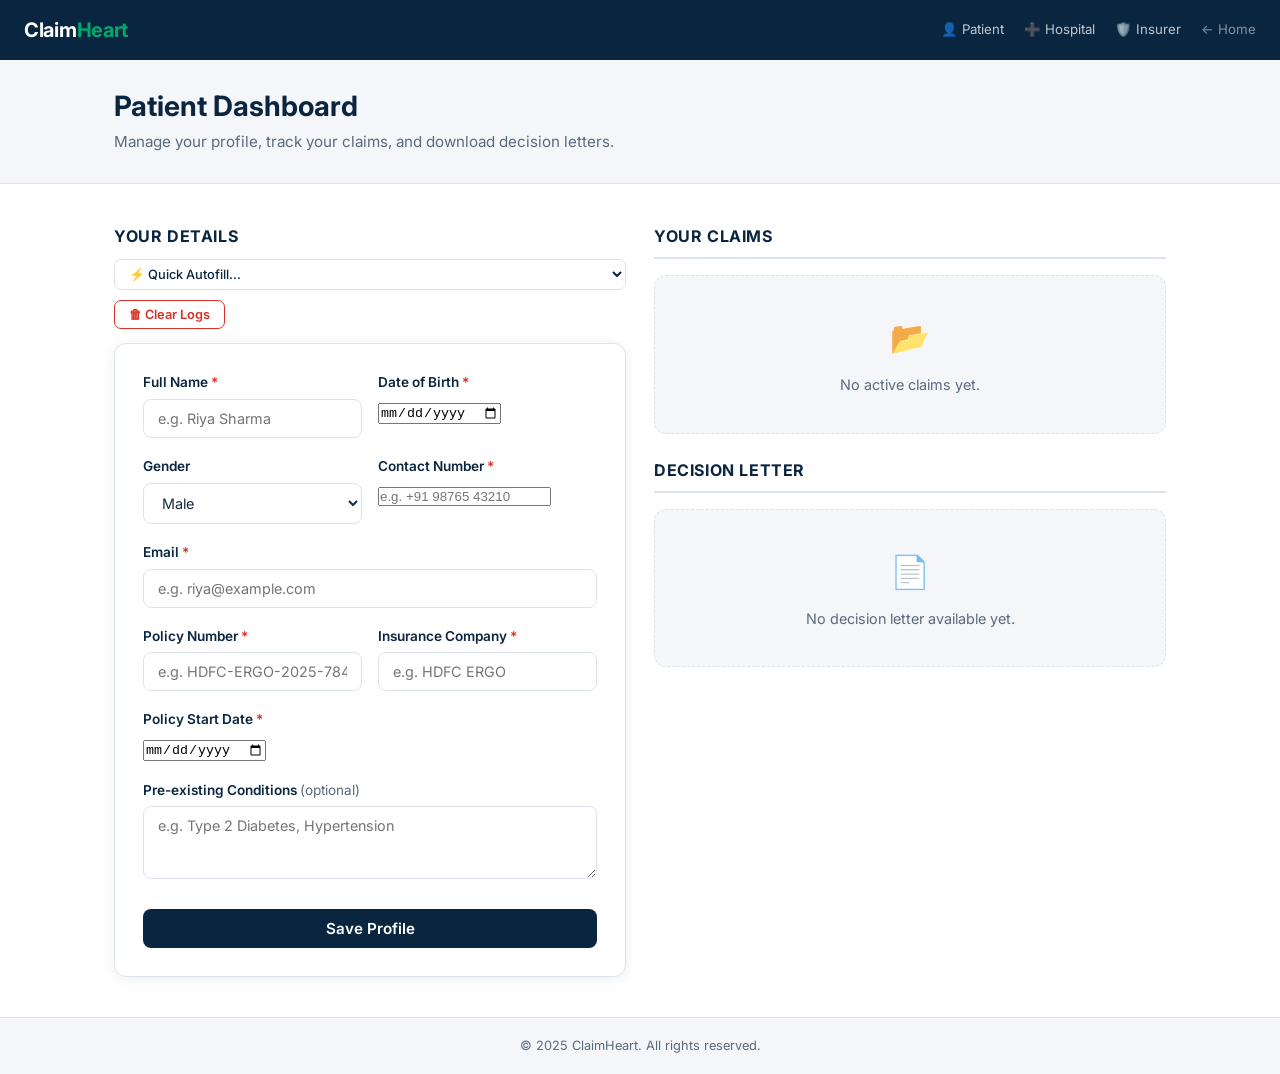
<file: patient.html>
<!DOCTYPE html>
<html lang="en">
<head>
  <meta charset="UTF-8" />
  <meta name="viewport" content="width=device-width, initial-scale=1.0" />
  <meta name="description" content="ClaimHeart — Patient Dashboard. Manage your profile and track claim status." />
  <title>ClaimHeart | Patient Dashboard</title>

  <link rel="preconnect" href="https://fonts.googleapis.com" />
  <link rel="preconnect" href="https://fonts.gstatic.com" crossorigin />
  <link href="https://fonts.googleapis.com/css2?family=Inter:wght@400;500;600;700&display=swap" rel="stylesheet" />
  <link rel="stylesheet" href="styles.css" />
  <script src="data.js" defer></script>

  <style>
    /* ── Page-specific overrides ── */
    .patient-grid {
      display: grid;
      grid-template-columns: 1fr 1fr;
      gap: 28px;
      align-items: start;
    }
    @media (max-width: 780px) {
      .patient-grid { grid-template-columns: 1fr; }
    }

    .form-row {
      display: grid;
      grid-template-columns: 1fr 1fr;
      gap: 16px;
    }
    @media (max-width: 540px) {
      .form-row { grid-template-columns: 1fr; }
    }

    /* Banner */
    .banner {
      display: flex;
      align-items: center;
      gap: 10px;
      padding: 12px 16px;
      border-radius: 8px;
      font-size: 0.875rem;
      font-weight: 500;
      margin-bottom: 20px;
    }
    .banner-success {
      background: #e6f7f1;
      border: 1px solid var(--color-approved);
      color: #005c3b;
    }
    .banner-info {
      background: #EEF3FB;
      border: 1px solid #4A90E2;
      color: #1a3a6e;
    }
    .banner-icon { font-size: 1rem; flex-shrink: 0; }

    /* Claim card */
    .claim-card {
      background: var(--color-bg);
      border: 1px solid var(--color-border);
      border-radius: var(--radius-card);
      padding: 20px;
      box-shadow: var(--shadow-card);
    }
    .claim-card .claim-id {
      font-size: 0.78rem;
      color: var(--color-text-muted);
      letter-spacing: 0.4px;
      margin-bottom: 6px;
    }
    .claim-card .claim-name {
      font-size: 1rem;
      font-weight: 700;
      color: var(--color-primary);
      margin-bottom: 12px;
    }
    .claim-card .claim-meta {
      display: flex;
      flex-direction: column;
      gap: 7px;
    }
    .claim-meta-row {
      display: flex;
      justify-content: space-between;
      align-items: center;
      font-size: 0.85rem;
    }
    .claim-meta-label { color: var(--color-text-muted); }
    .claim-meta-value { font-weight: 600; color: var(--color-text); }

    .placeholder-box {
      text-align: center;
      padding: 36px 20px;
      color: var(--color-text-muted);
      background: var(--color-bg-subtle);
      border: 1.5px dashed var(--color-border);
      border-radius: var(--radius-card);
      font-size: 0.9rem;
    }
    .placeholder-box .ph-icon { font-size: 2rem; margin-bottom: 10px; }

    /* Decision letter */
    .letter-box {
      background: #fafafa;
      border: 1px solid var(--color-border);
      border-radius: 8px;
      padding: 20px 24px;
      font-size: 0.85rem;
      line-height: 1.8;
      white-space: pre-wrap;
      font-family: 'Inter', monospace;
      color: var(--color-text);
      max-height: 340px;
      overflow-y: auto;
    }

    /* Print scope */
    @media print {
      body > *:not(#print-scope) { display: none !important; }
      #print-scope {
        display: block !important;
        position: fixed;
        inset: 0;
        background: #fff;
        padding: 40px;
        font-family: 'Inter', sans-serif;
        font-size: 13px;
        line-height: 1.8;
        white-space: pre-wrap;
        color: #000;
      }
    }

    /* Submit button full-width */
    #save-profile-btn { width: 100%; margin-top: 4px; }

    /* Toolbar above form */
    .form-toolbar {
      display: flex;
      align-items: center;
      justify-content: space-between;
      gap: 10px;
      margin-bottom: 14px;
      flex-wrap: wrap;
    }
    .form-toolbar .section-title { margin-bottom: 0; border-bottom: none; padding-bottom: 0; }

    .autofill-select {
      padding: 6px 10px;
      border: 1.5px solid var(--color-border);
      border-radius: 7px;
      font-family: 'Inter', sans-serif;
      font-size: 0.8rem;
      font-weight: 500;
      color: var(--color-primary);
      background: #fff;
      cursor: pointer;
      outline: none;
    }
    .autofill-select:focus { border-color: var(--color-primary); }

    .btn-clear {
      padding: 6px 14px;
      border: 1.5px solid var(--color-denied);
      border-radius: 7px;
      background: transparent;
      color: var(--color-denied);
      font-family: 'Inter', sans-serif;
      font-size: 0.8rem;
      font-weight: 600;
      cursor: pointer;
      transition: background 0.15s, color 0.15s;
    }
    .btn-clear:hover { background: var(--color-denied); color: #fff; }
  </style>
</head>
<body>

<!-- Hidden print target -->
<div id="print-scope" style="display:none;"></div>

<div class="page-wrapper">

  <!-- ── Top Bar ── -->
  <header class="topbar">
    <a href="index.html" class="brand">Claim<span>Heart</span></a>
    <div style="display:flex; align-items:center; gap:20px;">
      <a href="patient.html"  target="_blank" style="color:rgba(255,255,255,0.75); font-size:0.83rem;">👤 Patient</a>
      <a href="hospital.html" target="_blank" style="color:rgba(255,255,255,0.75); font-size:0.83rem;">➕ Hospital</a>
      <a href="insurer.html"  target="_blank" style="color:rgba(255,255,255,0.75); font-size:0.83rem;">🛡️ Insurer</a>
      <a href="index.html"    target="_blank" style="color:rgba(255,255,255,0.5);  font-size:0.83rem;">← Home</a>
    </div>
  </header>

  <!-- ── Page Header ── -->
  <div class="page-header">
    <div class="container">
      <h2>Patient Dashboard</h2>
      <p>Manage your profile, track your claims, and download decision letters.</p>
    </div>
  </div>

  <!-- ── Main ── -->
  <main class="main-content">
    <div class="container">

      <!-- Banners -->
      <div id="banner-area"></div>

      <div class="patient-grid">

        <!-- ══ LEFT: Registration Form ══ -->
        <section>
          <!-- Toolbar: autofill + clear -->
          <div class="form-toolbar">
            <div class="section-title" style="flex:1;">Your Details</div>
            <select class="autofill-select" id="autofill-select" onchange="autofillProfile(this.value)" title="Quick autofill">
              <option value="">⚡ Quick Autofill...</option>
              <option value="riya">Riya Sharma (Case 1)</option>
              <option value="arjun">Arjun Mehta (Case 2 / 3)</option>
            </select>
            <button class="btn-clear" onclick="clearLogs()" title="Clear all saved patient data">🗑 Clear Logs</button>
          </div>

          <div class="card" style="padding: 28px;">
            <form id="patient-form" novalidate>

              <div class="form-row">
                <div class="form-group">
                  <label for="full-name">Full Name <span style="color:var(--color-denied)">*</span></label>
                  <input type="text" id="full-name" placeholder="e.g. Riya Sharma" required />
                </div>
                <div class="form-group">
                  <label for="dob">Date of Birth <span style="color:var(--color-denied)">*</span></label>
                  <input type="date" id="dob" required />
                </div>
              </div>

              <div class="form-row">
                <div class="form-group">
                  <label for="gender">Gender</label>
                  <select id="gender">
                    <option value="Male">Male</option>
                    <option value="Female">Female</option>
                    <option value="Other">Other</option>
                  </select>
                </div>
                <div class="form-group">
                  <label for="contact">Contact Number <span style="color:var(--color-denied)">*</span></label>
                  <input type="tel" id="contact" placeholder="e.g. +91 98765 43210" required />
                </div>
              </div>

              <div class="form-group">
                <label for="email">Email <span style="color:var(--color-denied)">*</span></label>
                <input type="email" id="email" placeholder="e.g. riya@example.com" required />
              </div>

              <div class="form-row">
                <div class="form-group">
                  <label for="policy-number">Policy Number <span style="color:var(--color-denied)">*</span></label>
                  <input type="text" id="policy-number" placeholder="e.g. HDFC-ERGO-2025-784512" required />
                </div>
                <div class="form-group">
                  <label for="insurance-company">Insurance Company <span style="color:var(--color-denied)">*</span></label>
                  <input type="text" id="insurance-company" placeholder="e.g. HDFC ERGO" required />
                </div>
              </div>

              <div class="form-group">
                <label for="policy-start">Policy Start Date <span style="color:var(--color-denied)">*</span></label>
                <input type="date" id="policy-start" required />
              </div>

              <div class="form-group">
                <label for="pre-existing">Pre-existing Conditions <span class="text-muted" style="font-weight:400;">(optional)</span></label>
                <textarea id="pre-existing" rows="3" placeholder="e.g. Type 2 Diabetes, Hypertension"></textarea>
              </div>

              <!-- Field-level error -->
              <div id="form-error" class="alert alert-danger" style="display:none; margin-bottom:12px;"></div>

              <button type="submit" class="btn btn-primary" id="save-profile-btn">
                Save Profile
              </button>

            </form>
          </div>
        </section>

        <!-- ══ RIGHT: Claims + Letter ══ -->
        <section>

          <!-- Claims -->
          <div class="section-title">Your Claims</div>
          <div id="claims-area" class="mb-24">
            <div class="placeholder-box">
              <div class="ph-icon">📂</div>
              <div>No active claims yet.</div>
            </div>
          </div>

          <!-- Decision Letter -->
          <div class="section-title mt-24">Decision Letter</div>
          <div id="letter-area">
            <div class="placeholder-box">
              <div class="ph-icon">📄</div>
              <div>No decision letter available yet.</div>
            </div>
          </div>

        </section>
      </div><!-- /.patient-grid -->

    </div><!-- /.container -->
  </main>

  <footer class="footer">
    &copy; 2025 ClaimHeart. All rights reserved.
  </footer>

</div><!-- /.page-wrapper -->

<script>
  // ── Helpers ──────────────────────────────────────────────────────────────────

  function showBanner(type, message) {
    const icon = type === 'success' ? '✅' : 'ℹ️';
    const div = document.createElement('div');
    div.className = `banner banner-${type}`;
    div.innerHTML = `<span class="banner-icon">${icon}</span><span>${message}</span>`;
    document.getElementById('banner-area').appendChild(div);
    // Auto-dismiss success after 5 s
    if (type === 'success') setTimeout(() => div.remove(), 5000);
  }

  function statusBadge(status) {
    const map = {
      'Approved':     'badge-approved',
      'Denied':       'badge-denied',
      'Under Review': 'badge-review',
      'Pending':      'badge-pending',
    };
    const cls = map[status] || 'badge-pending';
    return `<span class="badge ${cls}">${status || 'Pending'}</span>`;
  }

  function formatDate(iso) {
    if (!iso) return '—';
    const d = new Date(iso);
    return isNaN(d) ? iso : d.toLocaleDateString('en-IN', { day: '2-digit', month: 'short', year: 'numeric' });
  }

  // ── Fill form from saved profile ─────────────────────────────────────────────

  function fillForm(profile) {
    document.getElementById('full-name').value          = profile.fullName         || '';
    document.getElementById('dob').value                = profile.dob              || '';
    document.getElementById('gender').value             = profile.gender           || 'Male';
    document.getElementById('contact').value            = profile.contact          || '';
    document.getElementById('email').value              = profile.email            || '';
    document.getElementById('policy-number').value      = profile.policyNumber     || '';
    document.getElementById('insurance-company').value  = profile.insuranceCompany || '';
    document.getElementById('policy-start').value       = profile.policyStart      || '';
    document.getElementById('pre-existing').value       = profile.preExisting      || '';
  }

  // ── Quick Autofill presets ────────────────────────────────────────────────────

  var AUTOFILL_PRESETS = {
    riya: {
      fullName: 'Riya Sharma', dob: '1995-03-14', gender: 'Female',
      contact: '+91 98765 00001', email: 'riya.sharma@example.com',
      policyNumber: 'HDFC-ERGO-2025-784512', insuranceCompany: 'HDFC ERGO',
      policyStart: '2025-01-25', preExisting: 'None reported'
    },
    arjun: {
      fullName: 'Arjun Mehta', dob: '1993-06-12', gender: 'Male',
      contact: '+91 98765 00002', email: 'arjun.mehta@example.com',
      policyNumber: 'HDFC-ERGO-2025-991203', insuranceCompany: 'HDFC ERGO',
      policyStart: '2023-03-10', preExisting: 'None reported'
    }
  };

  function autofillProfile(key) {
    if (!key) return;
    var preset = AUTOFILL_PRESETS[key];
    if (!preset) return;
    fillForm(preset);
    // Reset dropdown back to placeholder
    document.getElementById('autofill-select').value = '';
    // Clear any inline error
    document.getElementById('form-error').style.display = 'none';
    // Show a brief info banner
    document.querySelectorAll('.banner-info').forEach(function(b) { b.remove(); });
    showBanner('info', 'Form autofilled with ' + preset.fullName + '\'s details. Click Save Profile to persist.');
  }

  // ── Clear all patient logs ────────────────────────────────────────────────────

  function clearLogs() {
    // Show inline confirm row instead of browser confirm() (unreliable on file://)
    var existing = document.getElementById('clear-confirm-row');
    if (existing) { existing.remove(); return; }

    var row = document.createElement('div');
    row.id = 'clear-confirm-row';
    row.style.cssText = 'display:flex;align-items:center;gap:10px;margin-bottom:12px;padding:10px 14px;background:#fff3f3;border:1.5px solid var(--color-denied);border-radius:8px;font-size:0.82rem;color:var(--color-denied);font-weight:500;';
    row.innerHTML =
      '<span style="flex:1;">⚠️ Delete all saved patient data?</span>' +
      '<button onclick="confirmClearLogs()" style="padding:5px 14px;background:var(--color-denied);color:#fff;border:none;border-radius:6px;font-size:0.8rem;font-weight:700;cursor:pointer;">Yes, Clear</button>' +
      '<button onclick="document.getElementById(\'clear-confirm-row\').remove()" style="padding:5px 12px;background:transparent;color:var(--color-text-muted);border:1.5px solid var(--color-border);border-radius:6px;font-size:0.8rem;cursor:pointer;">Cancel</button>';
    // Insert above the form card
    var formCard = document.querySelector('.card');
    formCard.parentNode.insertBefore(row, formCard);
  }

  function confirmClearLogs() {
    // Remove confirm row
    var row = document.getElementById('clear-confirm-row');
    if (row) row.remove();

    // Clear ALL claimheart_* keys dynamically
    Object.keys(localStorage).forEach(function(k) {
      if (k.indexOf('claimheart_') === 0) localStorage.removeItem(k);
    });

    // Reset form
    document.getElementById('patient-form').reset();
    document.getElementById('form-error').style.display = 'none';

    // Reset right column
    document.getElementById('claims-area').innerHTML =
      '<div class="placeholder-box"><div class="ph-icon">📂</div><div>No active claims yet.</div></div>';
    document.getElementById('letter-area').innerHTML =
      '<div class="placeholder-box"><div class="ph-icon">📄</div><div>No decision letter available yet.</div></div>';

    // Confirm banner
    document.getElementById('banner-area').innerHTML = '';
    showBanner('success', 'All patient logs cleared.');
  }

  // ── Render claim card ─────────────────────────────────────────────────────────

  function renderClaim(claim) {
    const area = document.getElementById('claims-area');
    area.innerHTML = `
      <div class="claim-card">
        <div class="claim-id">CLAIM ID: ${claim.claimId || '—'}</div>
        <div class="claim-name">${claim.patientName || '—'}</div>
        <div class="claim-meta">
          <div class="claim-meta-row">
            <span class="claim-meta-label">Case Type</span>
            <span class="claim-meta-value">${claim.caseType || '—'}</span>
          </div>
          <div class="claim-meta-row">
            <span class="claim-meta-label">Status</span>
            <span>${statusBadge(claim.status)}</span>
          </div>
          <div class="claim-meta-row">
            <span class="claim-meta-label">Date Submitted</span>
            <span class="claim-meta-value">${formatDate(claim.dateSubmitted)}</span>
          </div>
          <div class="claim-meta-row">
            <span class="claim-meta-label">Amount Claimed</span>
            <span class="claim-meta-value">${claim.amountClaimed ? '₹' + Number(claim.amountClaimed).toLocaleString('en-IN') : '—'}</span>
          </div>
        </div>
      </div>`;
  }

  // ── Render decision letter ────────────────────────────────────────────────────

  function renderLetter(letter) {
    const area = document.getElementById('letter-area');
    area.innerHTML = `
      <div class="card" style="padding:20px;">
        <div class="letter-box" id="letter-content">${escapeHtml(letter)}</div>
        <div style="margin-top:14px; text-align:right;">
          <button class="btn btn-outline" id="print-btn" onclick="printLetter()">
            🖨️ Download / Print Letter
          </button>
        </div>
      </div>`;
  }

  function escapeHtml(str) {
    return str.replace(/&/g,'&amp;').replace(/</g,'&lt;').replace(/>/g,'&gt;');
  }

  function printLetter() {
    const content = document.getElementById('letter-content')?.innerText || '';
    const ps = document.getElementById('print-scope');
    ps.textContent = content;
    ps.style.display = 'block';
    window.print();
    ps.style.display = 'none';
  }

  // ── Page initialisation ───────────────────────────────────────────────────────

  document.addEventListener('DOMContentLoaded', function () {

    // Load existing profile
    const saved = window.getPatient ? window.getPatient() : null;
    if (saved) {
      fillForm(saved);
      showBanner('info', 'Existing profile loaded from your last session.');
    }

    // Load existing claim
    const claim = window.getClaim ? window.getClaim() : null;
    if (claim) renderClaim(claim);

    // Load decision letter
    const result = window.getResult ? window.getResult() : null;
    if (result && result.letter) renderLetter(result.letter);

    // ── Form submit ────────────────────────────────────────────────────────────
    document.getElementById('patient-form').addEventListener('submit', function (e) {
      e.preventDefault();

      const errBox = document.getElementById('form-error');
      errBox.style.display = 'none';

      const fullName        = document.getElementById('full-name').value.trim();
      const dob             = document.getElementById('dob').value;
      const gender          = document.getElementById('gender').value;
      const contact         = document.getElementById('contact').value.trim();
      const email           = document.getElementById('email').value.trim();
      const policyNumber    = document.getElementById('policy-number').value.trim();
      const insuranceCompany= document.getElementById('insurance-company').value.trim();
      const policyStart     = document.getElementById('policy-start').value;
      const preExisting     = document.getElementById('pre-existing').value.trim();

      // Validation
      const missing = [];
      if (!fullName)         missing.push('Full Name');
      if (!dob)             missing.push('Date of Birth');
      if (!contact)         missing.push('Contact Number');
      if (!email)           missing.push('Email');
      if (!policyNumber)    missing.push('Policy Number');
      if (!insuranceCompany) missing.push('Insurance Company');
      if (!policyStart)     missing.push('Policy Start Date');

      // Basic email check
      if (email && !/^[^\s@]+@[^\s@]+\.[^\s@]+$/.test(email)) {
        missing.push('valid Email address');
      }

      if (missing.length > 0) {
        errBox.textContent = 'Please fill in: ' + missing.join(', ') + '.';
        errBox.style.display = 'block';
        return;
      }

      const profile = { fullName, dob, gender, contact, email, policyNumber, insuranceCompany, policyStart, preExisting };

      if (window.savePatient) window.savePatient(profile);

      // Remove any old success banner first
      document.querySelectorAll('.banner-success').forEach(b => b.remove());
      showBanner('success', 'Profile saved successfully.');
    });

  });
</script>
</body>
</html>
</file>
<file: styles.css>
/* ============================================================
   ClaimHeart — Shared Styles
   Colors:
     Primary (Navy)    : #0A2540
     Approved (Green)  : #00A86B
     Denied (Red)      : #D93025
     Under Review (Amber): #F5A623
     Background        : #FFFFFF
   ============================================================ */

/* ---------- Reset & Base ---------- */
*, *::before, *::after {
  box-sizing: border-box;
  margin: 0;
  padding: 0;
}

html, body {
  height: 100%;
}

body {
  font-family: 'Inter', sans-serif;
  background-color: #FFFFFF;
  color: #1A2B3C;
  line-height: 1.6;
  -webkit-font-smoothing: antialiased;
}

/* ---------- CSS Variables ---------- */
:root {
  --color-primary:   #0A2540;
  --color-primary-light: #1a3a5c;
  --color-approved:  #00A86B;
  --color-denied:    #D93025;
  --color-review:    #F5A623;
  --color-bg:        #FFFFFF;
  --color-bg-subtle: #F4F6F9;
  --color-border:    #DDE3EC;
  --color-text:      #1A2B3C;
  --color-text-muted:#5A6A7E;
  --radius-card:     12px;
  --radius-btn:      8px;
  --shadow-card:     0 2px 12px rgba(10, 37, 64, 0.08);
  --shadow-card-hover: 0 6px 24px rgba(10, 37, 64, 0.14);
}

/* ---------- Typography ---------- */
h1, h2, h3, h4, h5 {
  color: var(--color-primary);
  font-weight: 700;
  line-height: 1.3;
}

h1 { font-size: 2.25rem; }
h2 { font-size: 1.75rem; }
h3 { font-size: 1.25rem; }

p {
  color: var(--color-text);
}

a {
  color: var(--color-primary);
  text-decoration: none;
}

/* ---------- Layout Helpers ---------- */
.container {
  width: 100%;
  max-width: 1100px;
  margin: 0 auto;
  padding: 0 24px;
}

.page-wrapper {
  min-height: 100vh;
  display: flex;
  flex-direction: column;
}

.main-content {
  flex: 1;
  padding: 40px 0;
}

/* ---------- Topbar / Nav ---------- */
.topbar {
  background-color: var(--color-primary);
  color: #fff;
  padding: 0 24px;
  height: 60px;
  display: flex;
  align-items: center;
  justify-content: space-between;
  box-shadow: 0 2px 8px rgba(0,0,0,0.15);
}

.topbar .brand {
  font-size: 1.25rem;
  font-weight: 700;
  color: #fff;
  letter-spacing: -0.3px;
}

.topbar .brand span {
  color: var(--color-approved);
}

.topbar nav a {
  color: rgba(255,255,255,0.8);
  font-size: 0.875rem;
  margin-left: 24px;
  transition: color 0.15s;
}

.topbar nav a:hover {
  color: #fff;
}

/* ---------- Page Header ---------- */
.page-header {
  background-color: var(--color-bg-subtle);
  border-bottom: 1px solid var(--color-border);
  padding: 28px 0;
}

.page-header p {
  color: var(--color-text-muted);
  margin-top: 6px;
  font-size: 0.95rem;
}

/* ---------- Cards ---------- */
.card {
  background-color: var(--color-bg);
  border: 1px solid var(--color-border);
  border-radius: var(--radius-card);
  box-shadow: var(--shadow-card);
  padding: 24px;
}

.card:hover {
  box-shadow: var(--shadow-card-hover);
}

.card-grid {
  display: grid;
  gap: 20px;
  grid-template-columns: repeat(auto-fill, minmax(280px, 1fr));
}

.card-title {
  font-size: 1rem;
  font-weight: 600;
  color: var(--color-primary);
  margin-bottom: 8px;
}

.card-meta {
  font-size: 0.8rem;
  color: var(--color-text-muted);
}

/* ---------- Buttons ---------- */
.btn {
  display: inline-flex;
  align-items: center;
  justify-content: center;
  gap: 8px;
  padding: 10px 22px;
  border-radius: var(--radius-btn);
  font-family: 'Inter', sans-serif;
  font-size: 0.95rem;
  font-weight: 600;
  cursor: pointer;
  border: none;
  transition: background 0.15s, transform 0.1s;
}

.btn:active {
  transform: scale(0.98);
}

.btn-primary {
  background-color: var(--color-primary);
  color: #fff;
}

.btn-primary:hover {
  background-color: var(--color-primary-light);
}

.btn-outline {
  background-color: transparent;
  color: var(--color-primary);
  border: 1.5px solid var(--color-primary);
}

.btn-outline:hover {
  background-color: var(--color-primary);
  color: #fff;
}

.btn-success {
  background-color: var(--color-approved);
  color: #fff;
}

.btn-danger {
  background-color: var(--color-denied);
  color: #fff;
}

.btn-lg {
  padding: 14px 32px;
  font-size: 1.05rem;
  border-radius: 10px;
}

/* ---------- Status Badges ---------- */
.badge {
  display: inline-block;
  padding: 3px 10px;
  border-radius: 999px;
  font-size: 0.75rem;
  font-weight: 600;
  letter-spacing: 0.3px;
}

.badge-approved {
  background-color: #E6F7F1;
  color: var(--color-approved);
}

.badge-denied {
  background-color: #FDECEB;
  color: var(--color-denied);
}

.badge-review {
  background-color: #FEF4E3;
  color: var(--color-review);
}

.badge-pending {
  background-color: #EEF1F5;
  color: var(--color-text-muted);
}

/* ---------- Table ---------- */
.table-wrapper {
  overflow-x: auto;
  border-radius: var(--radius-card);
  border: 1px solid var(--color-border);
}

table {
  width: 100%;
  border-collapse: collapse;
  font-size: 0.9rem;
}

thead {
  background-color: var(--color-bg-subtle);
}

thead th {
  text-align: left;
  padding: 12px 16px;
  font-size: 0.78rem;
  font-weight: 700;
  text-transform: uppercase;
  letter-spacing: 0.5px;
  color: var(--color-text-muted);
  border-bottom: 1px solid var(--color-border);
}

tbody tr {
  border-bottom: 1px solid var(--color-border);
}

tbody tr:last-child {
  border-bottom: none;
}

tbody tr:hover {
  background-color: #F8FAFC;
}

tbody td {
  padding: 14px 16px;
  vertical-align: middle;
}

/* ---------- Form Elements ---------- */
label {
  display: block;
  font-size: 0.85rem;
  font-weight: 600;
  color: var(--color-primary);
  margin-bottom: 5px;
}

input[type="text"],
input[type="number"],
input[type="email"],
select,
textarea {
  width: 100%;
  padding: 10px 14px;
  border: 1.5px solid var(--color-border);
  border-radius: 8px;
  font-family: 'Inter', sans-serif;
  font-size: 0.9rem;
  color: var(--color-text);
  background-color: #fff;
  outline: none;
  transition: border-color 0.15s;
}

input:focus,
select:focus,
textarea:focus {
  border-color: var(--color-primary);
}

.form-group {
  margin-bottom: 18px;
}

/* ---------- Alert / Callout ---------- */
.alert {
  padding: 14px 18px;
  border-radius: 8px;
  font-size: 0.9rem;
  margin-bottom: 16px;
  border-left: 4px solid;
}

.alert-success {
  background-color: #E6F7F1;
  border-color: var(--color-approved);
  color: #005c3b;
}

.alert-danger {
  background-color: #FDECEB;
  border-color: var(--color-denied);
  color: #7d1a13;
}

.alert-warning {
  background-color: #FEF4E3;
  border-color: var(--color-review);
  color: #7a4f00;
}

.alert-info {
  background-color: #EEF3FB;
  border-color: #4A90E2;
  color: #1a3a6e;
}

/* ---------- Section Utilities ---------- */
.section {
  margin-bottom: 36px;
}

.section-title {
  font-size: 1rem;
  font-weight: 700;
  color: var(--color-primary);
  text-transform: uppercase;
  letter-spacing: 0.6px;
  margin-bottom: 16px;
  padding-bottom: 8px;
  border-bottom: 2px solid var(--color-border);
}

/* ---------- Stat Cards ---------- */
.stat-card {
  background-color: var(--color-bg);
  border: 1px solid var(--color-border);
  border-radius: var(--radius-card);
  box-shadow: var(--shadow-card);
  padding: 20px 24px;
  text-align: center;
}

.stat-card .stat-value {
  font-size: 2rem;
  font-weight: 700;
  color: var(--color-primary);
  line-height: 1;
  margin-bottom: 6px;
}

.stat-card .stat-label {
  font-size: 0.8rem;
  color: var(--color-text-muted);
  font-weight: 500;
  text-transform: uppercase;
  letter-spacing: 0.4px;
}

.stat-card.approved .stat-value { color: var(--color-approved); }
.stat-card.denied   .stat-value { color: var(--color-denied); }
.stat-card.review   .stat-value { color: var(--color-review); }

/* ---------- Footer ---------- */
.footer {
  background-color: var(--color-bg-subtle);
  border-top: 1px solid var(--color-border);
  padding: 18px 24px;
  text-align: center;
  font-size: 0.8rem;
  color: var(--color-text-muted);
}

/* ---------- Utility ---------- */
.text-muted  { color: var(--color-text-muted) !important; }
.text-right  { text-align: right; }
.text-center { text-align: center; }
.mt-8  { margin-top:  8px; }
.mt-16 { margin-top: 16px; }
.mt-24 { margin-top: 24px; }
.mb-8  { margin-bottom:  8px; }
.mb-16 { margin-bottom: 16px; }
.mb-24 { margin-bottom: 24px; }
.flex  { display: flex; }
.flex-between { display: flex; justify-content: space-between; align-items: center; }
.gap-8  { gap: 8px; }
.gap-16 { gap: 16px; }
.hidden { display: none; }
</file>
